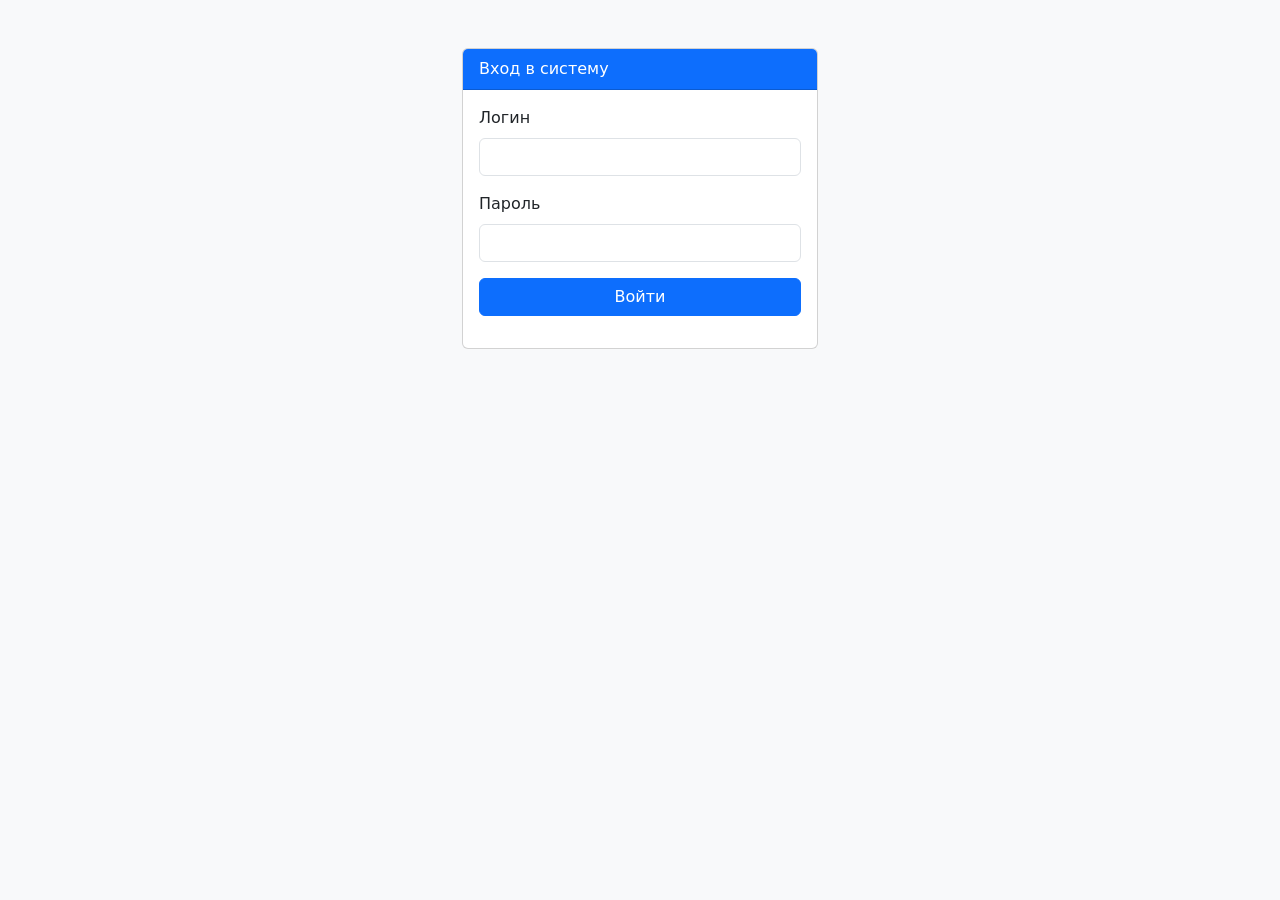
<file: index.html>
﻿<!DOCTYPE html>
<html lang="ru">
<head>
    <meta charset="UTF-8">
    <meta name="viewport" content="width=device-width, initial-scale=1.0">
    <title>ЭОР: Введение в специальность 09.02.01</title>
    <!-- Подключаем Bootstrap CSS -->
    <link href="https://cdn.jsdelivr.net/npm/bootstrap@5.3.0/dist/css/bootstrap.min.css" rel="stylesheet">
    <!-- Подключаем FontAwesome для иконок -->
    <link rel="stylesheet" href="https://cdnjs.cloudflare.com/ajax/libs/font-awesome/6.0.0/css/all.min.css">
    <!-- Свои стили -->
    <link rel="stylesheet" href="css/style.css">
</head>
<body>
    <!-- Подключаем auth.js и сразу проверяем авторизацию -->
    <script src="js/auth.js"></script>
    <script>
        requireAuth();   // если пользователь не вошёл — перебросит на login.html
    </script>
    <!-- Навигационная панель -->
    <nav class="navbar navbar-expand-lg navbar-dark bg-primary">
        <div class="container">
            <a class="navbar-brand" href="index.html">
                <i class="fas fa-laptop-code me-2"></i>Введение в специальность
            </a>
            <button class="navbar-toggler" type="button" data-bs-toggle="collapse" data-bs-target="#navbarNav">
                <span class="navbar-toggler-icon"></span>
            </button>
            <div class="collapse navbar-collapse" id="navbarNav">
                <ul class="navbar-nav ms-auto">
                    <li class="nav-item"><a class="nav-link" href="pages/module1.html">Модуль 1</a></li>
                    <li class="nav-item"><a class="nav-link" href="pages/module2.html">Модуль 2</a></li>
                    <li class="nav-item"><a class="nav-link" href="pages/module3.html">Модуль 3</a></li>
                    <li class="nav-item"><a class="nav-link" href="pages/module4.html">Модуль 4</a></li>
                    <li class="nav-item"><a class="nav-link" href="pages/final-test.html">Итоговый тест</a></li>
                </ul>
            </div>
        </div>
    </nav>

    <!-- Основной контент -->
    <div class="container mt-5">
        <div class="row">
            <div class="col-lg-8 mx-auto text-center">
                <h1 class="display-4">Добро пожаловать!</h1>
                <p class="lead">Электронный образовательный ресурс по дисциплине «Введение в специальность» для специальности 09.02.01 «Компьютерные системы и комплексы».</p>
                <hr class="my-4">
                <p>Ресурс включает интерактивные модули, виртуальные лаборатории, тесты и кейсы для освоения профессиональных компетенций.</p>
                <a class="btn btn-primary btn-lg mt-3" href="pages/module1.html" role="button">
                    <i class="fas fa-play me-2"></i>Начать обучение
                </a>
            </div>
        </div>

         <!-- Блок с визуальным дашбордом -->
        <div class="row mt-5">
            <div class="col-md-8 mx-auto">
                <div class="card shadow-sm border-0">
                    <div class="card-header bg-primary text-white fw-bold">
                        <i class="fas fa-chart-pie me-2"></i>Дашборд студента
                    </div>
                    <div class="card-body text-center py-4">
                        
                        <!-- Контейнер для диаграммы с аватаром -->
                        <div class="position-relative mx-auto mb-3" style="width: 220px; height: 220px;">
                            <!-- Сама диаграмма (Chart.js) -->
                            <canvas id="progressChart"></canvas>
                            
                            <!-- Аватар в центре -->
                            <div class="position-absolute top-50 start-50 translate-middle">
                                <!-- Замените ссылку ниже на путь к своей фотографии, если нужно -->
                                <img src="https://ui-avatars.com/api/?name=Студент&background=0D6EFD&color=fff&size=128" 
                                     alt="Аватар студента" 
                                     class="rounded-circle border border-4 border-white shadow-sm" 
                                     style="width: 110px; height: 110px; object-fit: cover;">
                            </div>
                        </div>

                        <!-- Текст под диаграммой -->
                        <h5 class="fw-bold mb-1">Прогресс обучения</h5>
                        <p class="text-muted mb-0">Пройдено модулей: <strong id="modules-completed" class="text-success fs-5">0</strong> из 4</p>
                    </div>
                </div>
            </div>
        </div>

    <!-- Подвал -->
    <footer class="bg-dark text-white text-center py-3 mt-5">
        <p class="mb-0">© 2026 ГБУ ДПО «КРИРПО» им. А.М. Тулеева. Конкурс «Лучший электронный образовательный ресурс».</p>
    </footer>

    <!-- Подключаем Bootstrap JS -->
    <script src="https://cdn.jsdelivr.net/npm/bootstrap@5.3.0/dist/js/bootstrap.bundle.min.js"></script>
    <!-- Свои скрипты -->
    <script src="js/progress.js"></script>
    <script>
        // При загрузке страницы обновляем прогресс
        document.addEventListener('DOMContentLoaded', updateProgressBar);
    </script>
</body>
</html>
</file>
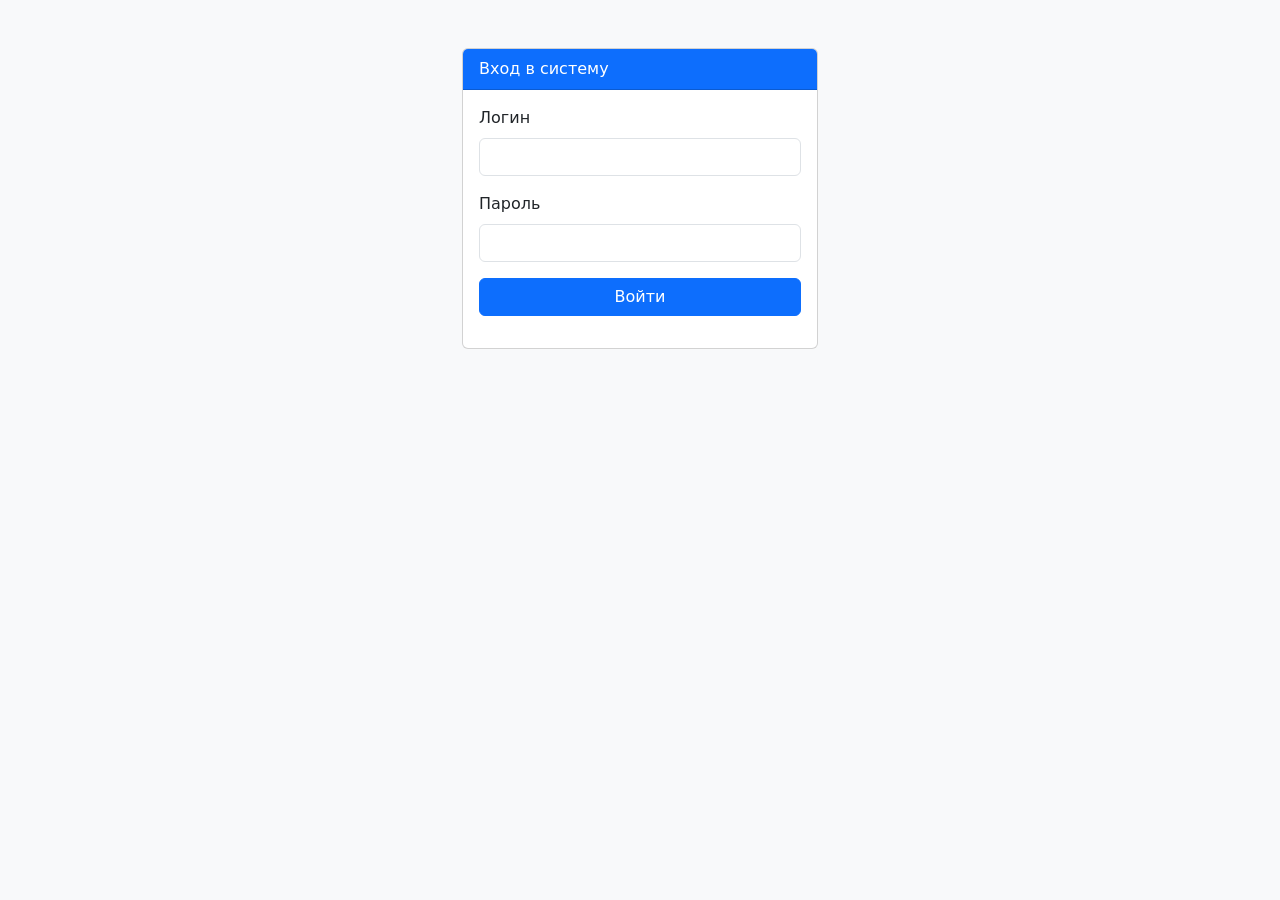
<file: login.html>
﻿<!DOCTYPE html>
<html lang="ru">
<head>
    <meta charset="UTF-8">
    <title>Вход в ЭОР</title>
    <link href="https://cdn.jsdelivr.net/npm/bootstrap@5.3.0/dist/css/bootstrap.min.css" rel="stylesheet">
</head>
<body class="bg-light">
    <div class="container mt-5">
        <div class="row justify-content-center">
            <div class="col-md-4">
                <div class="card">
                    <div class="card-header bg-primary text-white">Вход в систему</div>
                    <div class="card-body">
                        <form onsubmit="return checkLogin(event)">
                            <div class="mb-3">
                                <label for="login" class="form-label">Логин</label>
                                <input type="text" class="form-control" id="login" required>
                            </div>
                            <div class="mb-3">
                                <label for="password" class="form-label">Пароль</label>
                                <input type="password" class="form-control" id="password" required>
                            </div>
                            <button type="submit" class="btn btn-primary w-100">Войти</button>
                        </form>
                        <p id="error-msg" class="text-danger mt-2"></p>
                    </div>
                </div>
            </div>
        </div>
    </div>

    <script src="js/auth.js"></script>
</body>
</html>
</file>
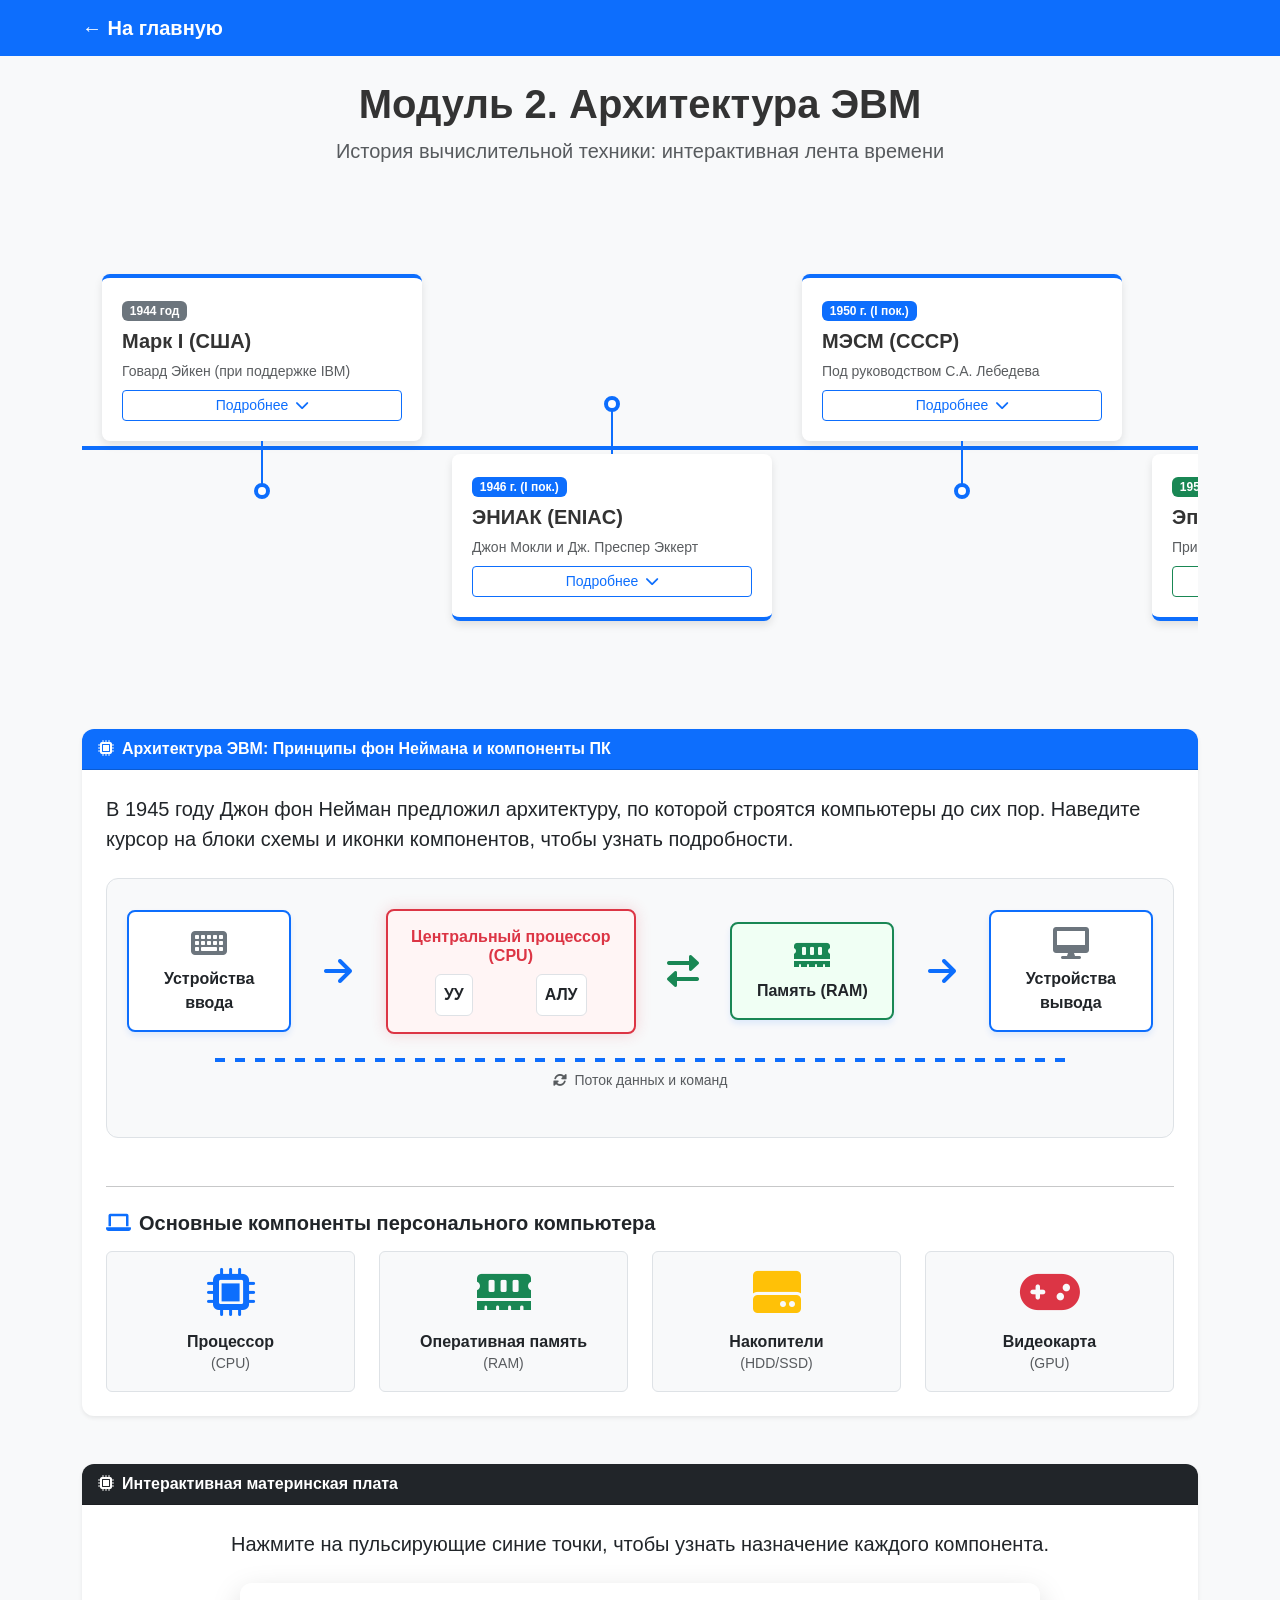
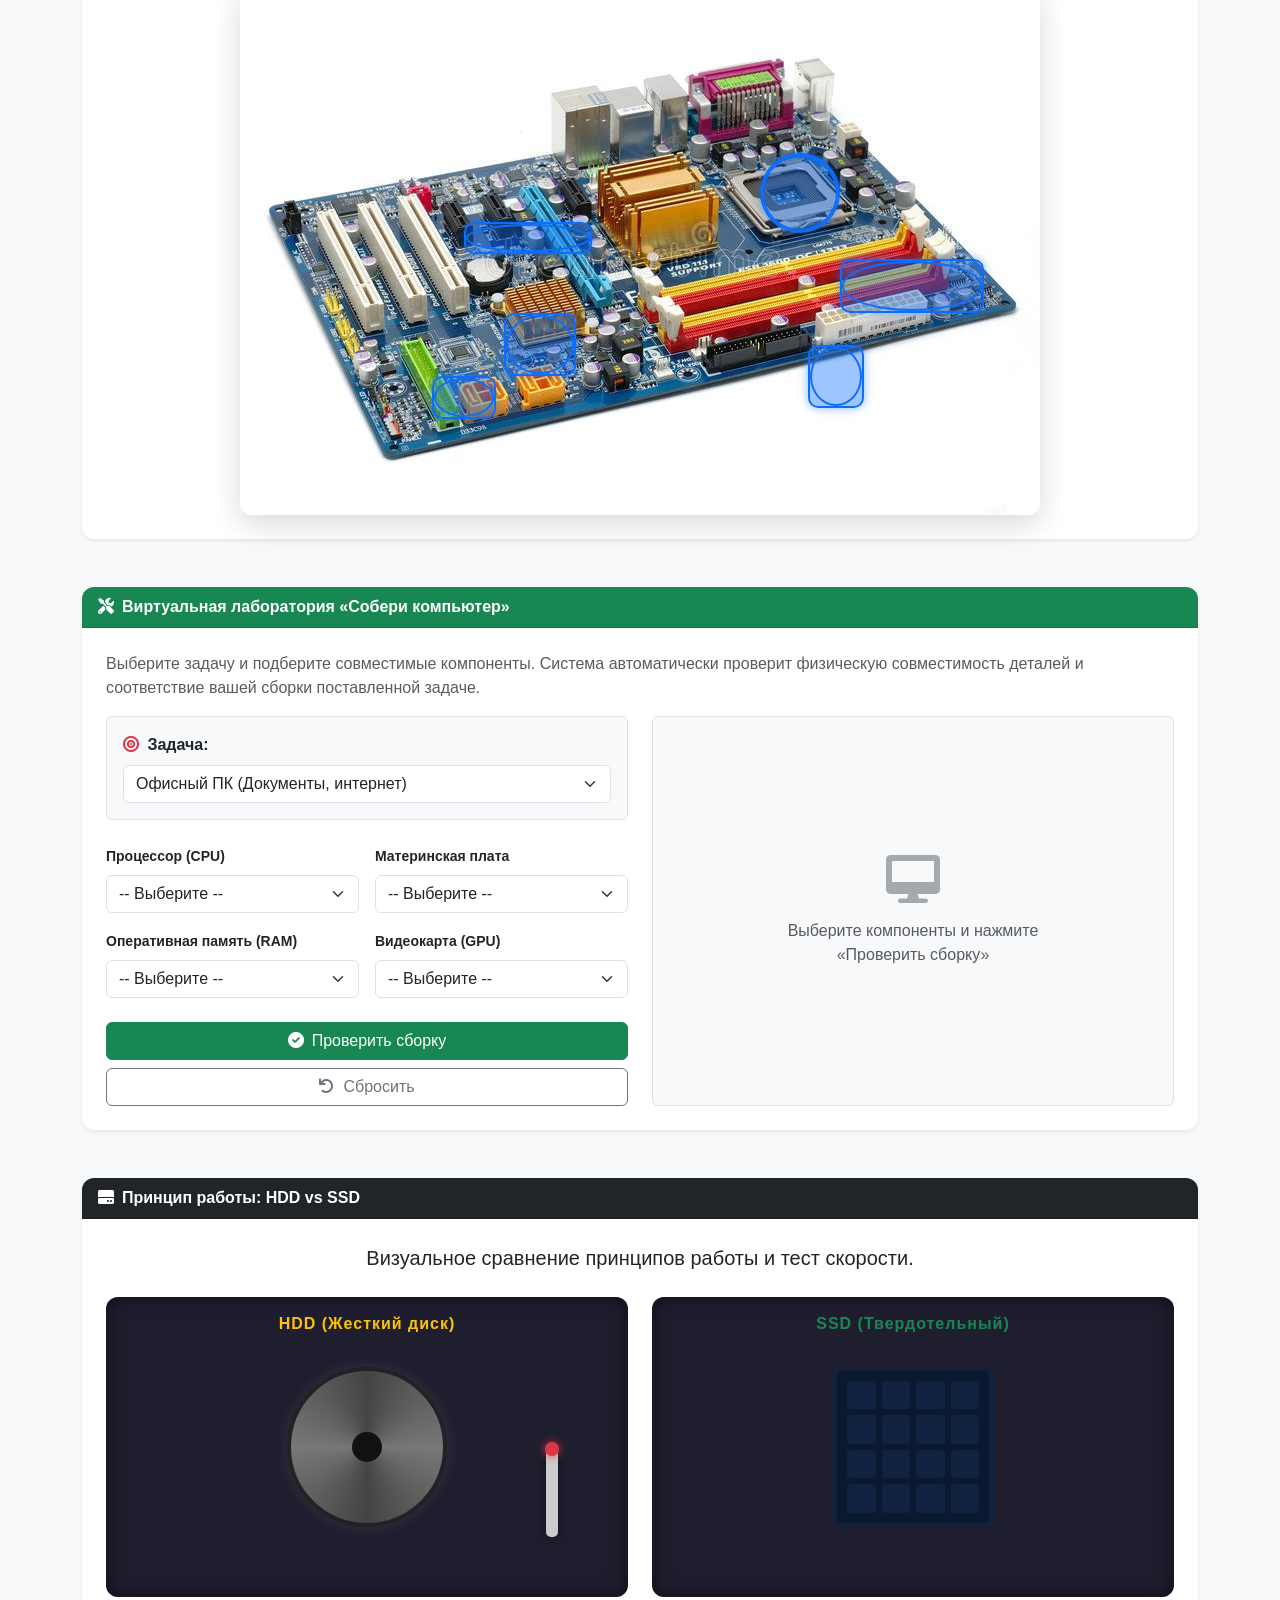
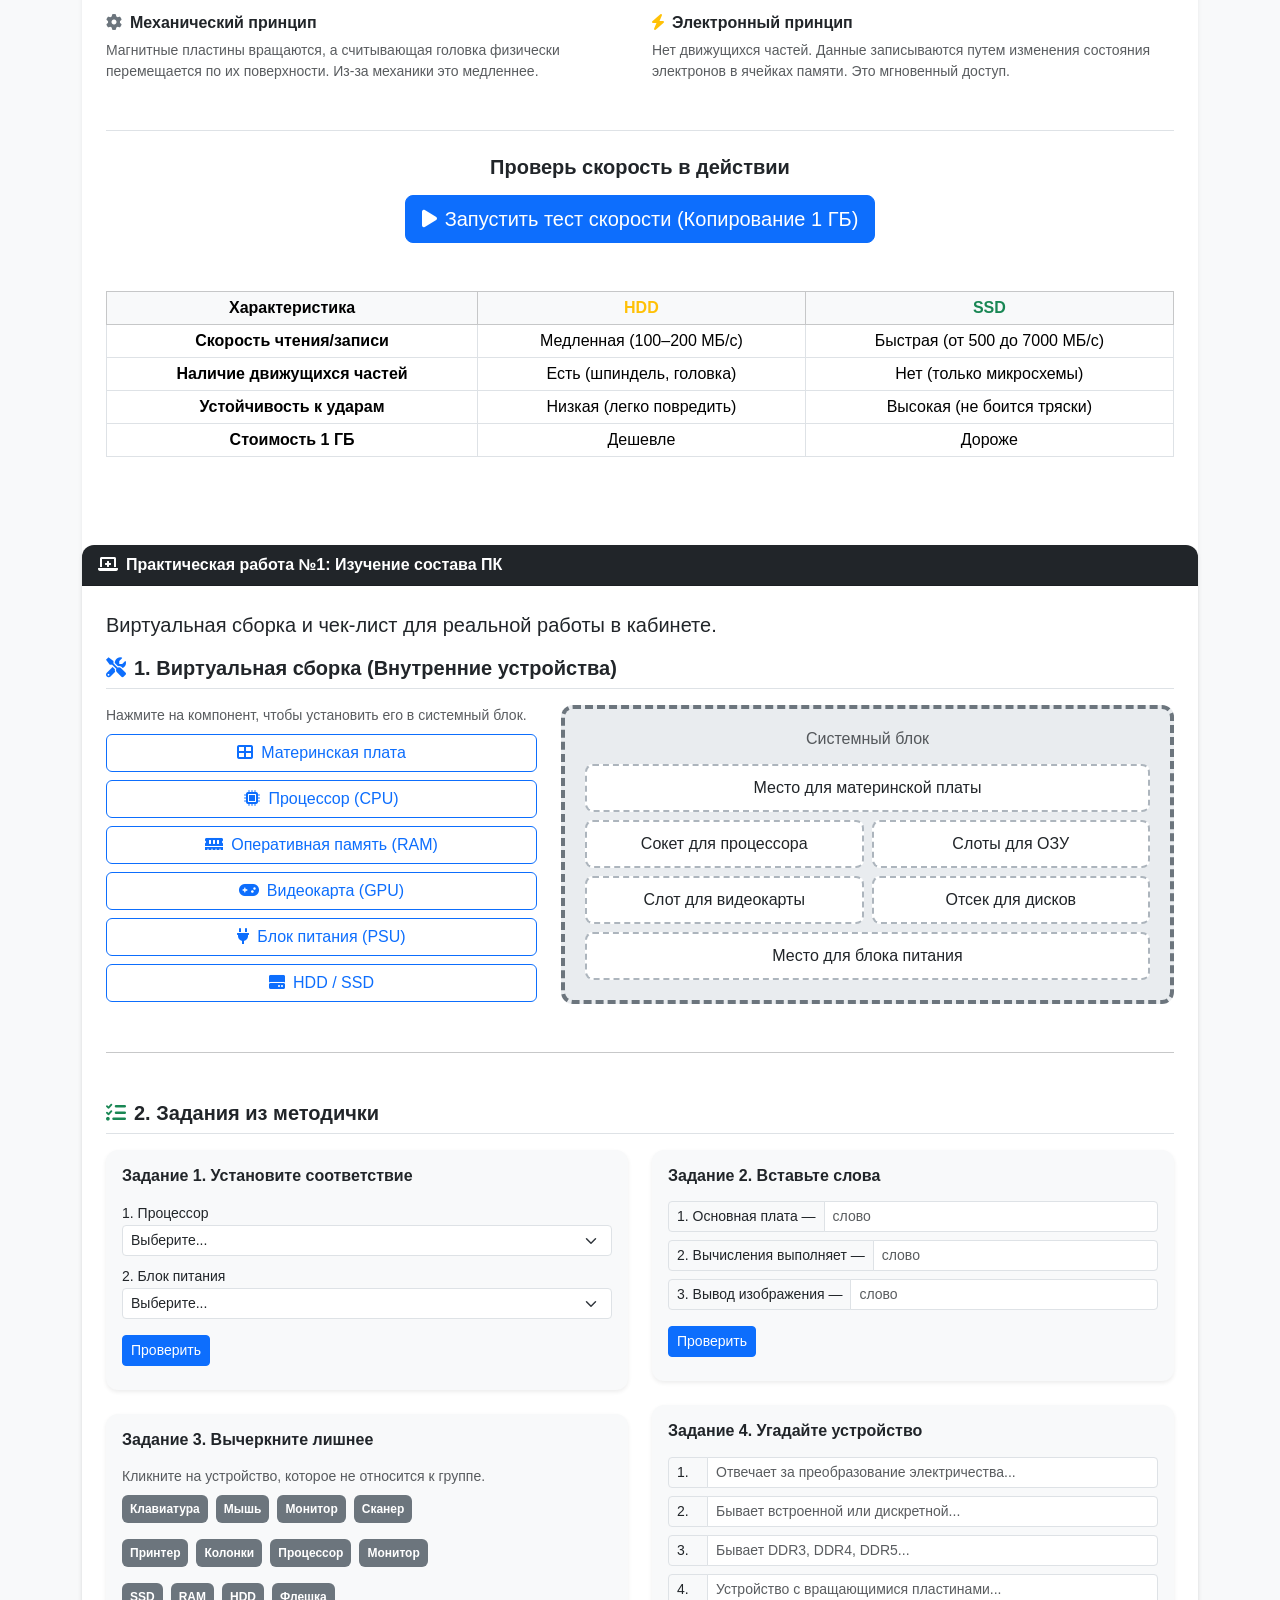
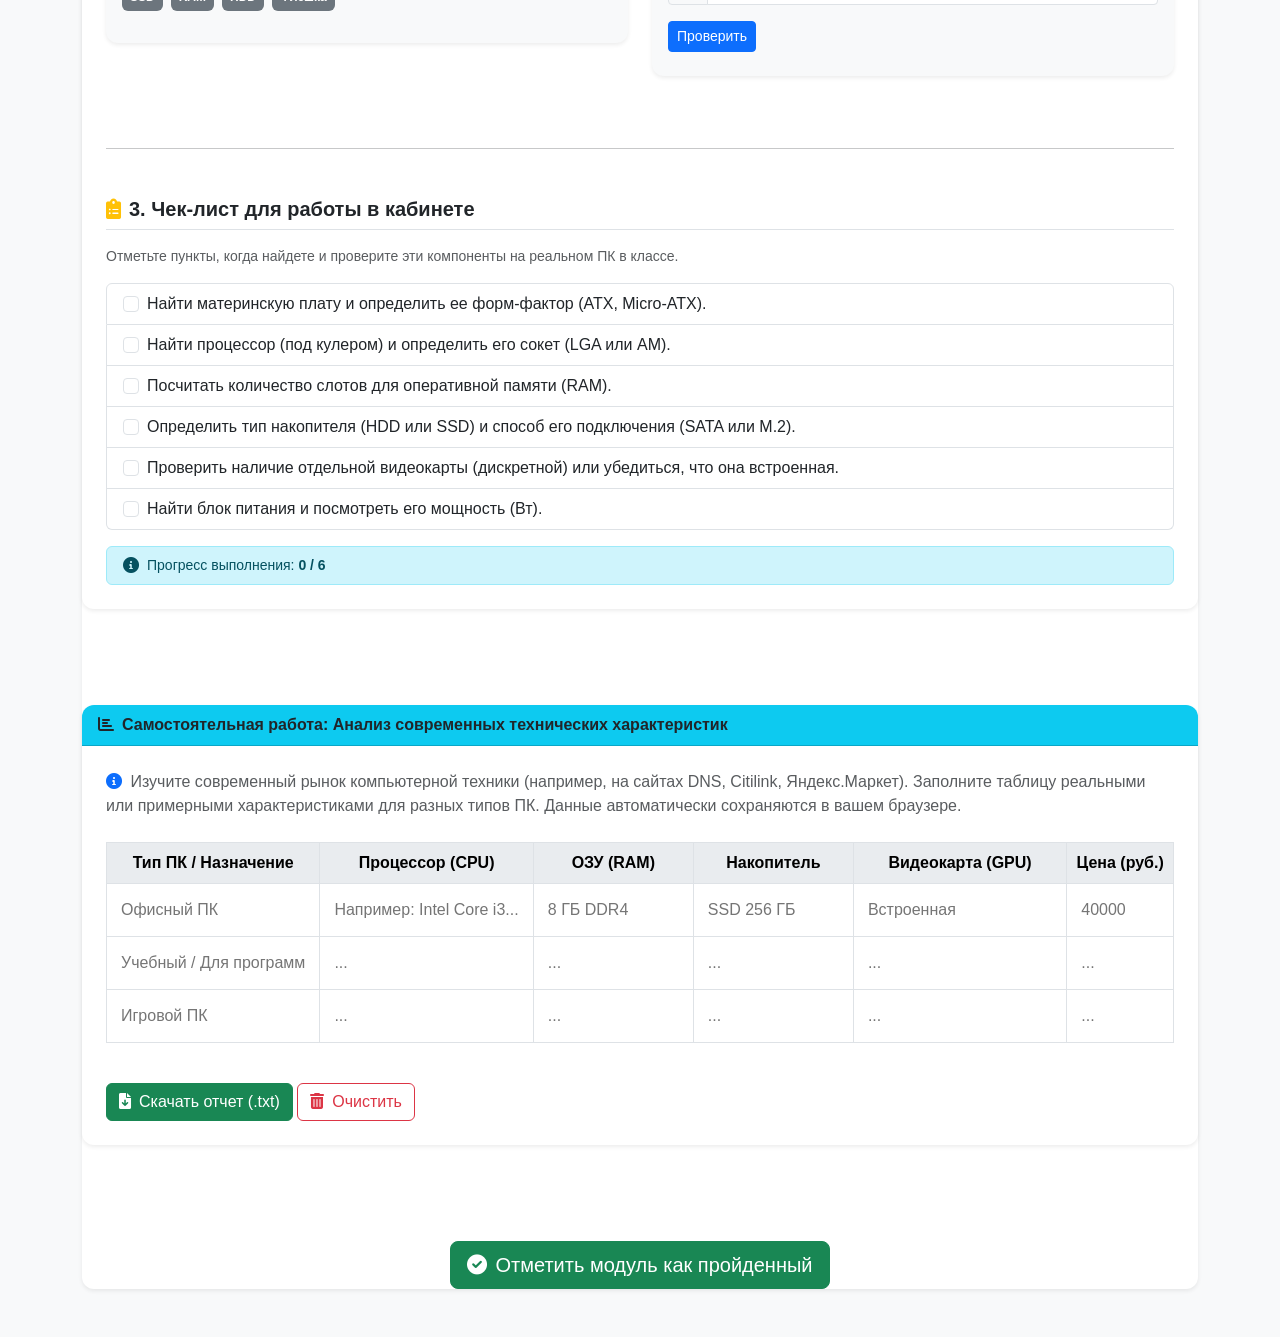
<file: pages/module2.html>
﻿<!DOCTYPE html>
<html lang="ru">
<head>
    <meta charset="UTF-8">
    <meta name="viewport" content="width=device-width, initial-scale=1.0">
    <title>Модуль 2. Архитектура ЭВМ</title>
    
    <!-- Bootstrap CSS -->
    <link href="https://cdn.jsdelivr.net/npm/bootstrap@5.3.0/dist/css/bootstrap.min.css" rel="stylesheet">
    <!-- FontAwesome -->
    <link rel="stylesheet" href="https://cdnjs.cloudflare.com/ajax/libs/font-awesome/6.0.0/css/all.min.css">
    <!-- Ваши стили -->
    <link rel="stylesheet" href="../css/style.css">
</head>
<body class="bg-light">

    <!-- Навигация -->
    <nav class="navbar navbar-dark bg-primary mb-4">
        <div class="container">
            <a class="navbar-brand" href="../index.html">← На главную</a>
        </div>
    </nav>

    <div class="container mb-5">
        <div class="text-center mb-5">
            <h1 class="fw-bold">Модуль 2. Архитектура ЭВМ</h1>
            <p class="lead text-muted">История вычислительной техники: интерактивная лента времени</p>
        </div>

                <!-- НАЧАЛО ГОРИЗОНТАЛЬНОЙ ЛЕНТЫ ВРЕМЕНИ -->
        <div class="h-timeline-wrapper">
            
            <!-- 1944: Марк I -->
            <div class="h-timeline-card">
                <span class="badge bg-secondary mb-2">1944 год</span>
                <h5 class="fw-bold">Марк I (США)</h5>
                <p class="mb-2 text-muted small">Говард Эйкен (при поддержке IBM)</p>
                <button class="btn btn-sm btn-outline-primary w-100" type="button" data-bs-toggle="collapse" data-bs-target="#time1">
                    Подробнее <i class="fas fa-chevron-down ms-1"></i>
                </button>
                <div class="collapse mt-3" id="time1">
                    <div class="card card-body bg-light border-0 p-2">
                        <ul class="mb-0 small">
                            <li><strong>База:</strong> Электромеханические реле.</li>
                            <li>Более 600 км кабеля.</li>
                            <li>Одно вычисление — 3–5 секунд.</li>
                        </ul>
                    </div>
                </div>
            </div>

            <!-- 1946: ЭНИАК -->
            <div class="h-timeline-card">
                <span class="badge bg-primary mb-2">1946 г. (I пок.)</span>
                <h5 class="fw-bold">ЭНИАК (ENIAC)</h5>
                <p class="mb-2 text-muted small">Джон Мокли и Дж. Преспер Эккерт</p>
                <button class="btn btn-sm btn-outline-primary w-100" type="button" data-bs-toggle="collapse" data-bs-target="#time2">
                    Подробнее <i class="fas fa-chevron-down ms-1"></i>
                </button>
                <div class="collapse mt-3" id="time2">
                    <div class="card card-body bg-light border-0 p-2">
                        <ul class="mb-0 small">
                            <li><strong>База:</strong> Вакуумные лампы.</li>
                            <li>18 000 ламп, 160 кВт энергии.</li>
                            <li>Скорость в 1000 раз выше «Марк I».</li>
                        </ul>
                    </div>
                </div>
            </div>

            <!-- 1950: МЭСМ -->
            <div class="h-timeline-card">
                <span class="badge bg-primary mb-2">1950 г. (I пок.)</span>
                <h5 class="fw-bold">МЭСМ (СССР)</h5>
                <p class="mb-2 text-muted small">Под руководством С.А. Лебедева</p>
                <button class="btn btn-sm btn-outline-primary w-100" type="button" data-bs-toggle="collapse" data-bs-target="#time3">
                    Подробнее <i class="fas fa-chevron-down ms-1"></i>
                </button>
                <div class="collapse mt-3" id="time3">
                    <div class="card card-body bg-light border-0 p-2">
                        <ul class="mb-0 small">
                            <li>Первая отечественная универсальная ЭВМ.</li>
                            <li>Быстродействие: 50 операций в секунду.</li>
                        </ul>
                    </div>
                </div>
            </div>

            <!-- 1955-1965: II поколение -->
            <div class="h-timeline-card">
                <span class="badge bg-success mb-2">1955–1965 гг. (II)</span>
                <h5 class="fw-bold">Эпоха транзисторов</h5>
                <p class="mb-2 text-muted small">Пример: БЭСМ-6 (СССР)</p>
                <button class="btn btn-sm btn-outline-success w-100" type="button" data-bs-toggle="collapse" data-bs-target="#time4">
                    Подробнее <i class="fas fa-chevron-down ms-1"></i>
                </button>
                <div class="collapse mt-3" id="time4">
                    <div class="card card-body bg-light border-0 p-2">
                        <ul class="mb-0 small">
                            <li><strong>База:</strong> Транзисторы.</li>
                            <li>Размеры уменьшились, надежность выросла.</li>
                            <li>Языки: Фортран, Алгол.</li>
                        </ul>
                    </div>
                </div>
            </div>

            <!-- 1964: IBM System/360 -->
            <div class="h-timeline-card">
                <span class="badge bg-warning text-dark mb-2">1964 г. (III)</span>
                <h5 class="fw-bold">IBM System/360</h5>
                <p class="mb-2 text-muted small">Начало эпохи интегральных схем</p>
                <button class="btn btn-sm btn-outline-warning text-dark w-100" type="button" data-bs-toggle="collapse" data-bs-target="#time5">
                    Подробнее <i class="fas fa-chevron-down ms-1"></i>
                </button>
                <div class="collapse mt-3" id="time5">
                    <div class="card card-body bg-light border-0 p-2">
                        <ul class="mb-0 small">
                            <li><strong>База:</strong> Интегральные схемы.</li>
                            <li>Различие между архитектурой и реализацией.</li>
                            <li>Технология микрокода.</li>
                        </ul>
                    </div>
                </div>
            </div>

            <!-- 1981: IBM PC -->
            <div class="h-timeline-card">
                <span class="badge bg-danger mb-2">1981 г. (IV)</span>
                <h5 class="fw-bold">IBM PC</h5>
                <p class="mb-2 text-muted small">Революция персональных компьютеров</p>
                <button class="btn btn-sm btn-outline-danger w-100" type="button" data-bs-toggle="collapse" data-bs-target="#time6">
                    Подробнее <i class="fas fa-chevron-down ms-1"></i>
                </button>
                <div class="collapse mt-3" id="time6">
                    <div class="card card-body bg-light border-0 p-2">
                        <ul class="mb-0 small">
                            <li><strong>База:</strong> Микропроцессоры.</li>
                            <li>Процессор i8088, дисководы 5 1/4 дюйма.</li>
                            <li>Примеры: Apple II, Macintosh.</li>
                        </ul>
                    </div>
                </div>
            </div>

            <!-- 1990-настоящее время: V поколение -->
            <div class="h-timeline-card">
                <span class="badge bg-info text-dark mb-2">1990-е – наст. время (V)</span>
                <h5 class="fw-bold">Эра СБИС и ИИ</h5>
                <p class="mb-2 text-muted small">Современные ПК и смартфоны</p>
                <button class="btn btn-sm btn-outline-info text-dark w-100" type="button" data-bs-toggle="collapse" data-bs-target="#time7">
                    Подробнее <i class="fas fa-chevron-down ms-1"></i>
                </button>
                <div class="collapse mt-3" id="time7">
                    <div class="card card-body bg-light border-0 p-2">
                        <ul class="mb-0 small">
                            <li><strong>База:</strong> СБИС, многоядерные CPU.</li>
                            <li>Развитие Интернета и ИИ.</li>
                            <li>«Интеллектуализация» компьютеров.</li>
                        </ul>
                    </div>
                </div>
            </div>

        </div>
        <!-- КОНЕЦ ГОРИЗОНТАЛЬНОЙ ЛЕНТЫ ВРЕМЕНИ -->
               <!-- Блок: Принципы фон Неймана и Архитектура -->
        <div class="card mb-5 shadow-sm border-0 mt-5">
            <div class="card-header bg-primary text-white fw-bold">
                <i class="fas fa-microchip me-2"></i>Архитектура ЭВМ: Принципы фон Неймана и компоненты ПК
            </div>
            <div class="card-body p-4">
                
                <p class="lead mb-4">В 1945 году Джон фон Нейман предложил архитектуру, по которой строятся компьютеры до сих пор. Наведите курсор на блоки схемы и иконки компонентов, чтобы узнать подробности.</p>

                <!-- Анимированная схема -->
                <div class="arch-wrapper mb-5">
                    <div class="row align-items-center justify-content-center text-center g-2">
                        
                        <!-- Устройства ввода -->
                        <div class="col-6 col-md-2">
                            <div class="arch-box" data-bs-toggle="tooltip" title="Клавиатура, мышь, микрофон, сканер">
                                <i class="fas fa-keyboard fa-2x mb-2 text-secondary"></i><br>
                                Устройства ввода
                            </div>
                        </div>

                        <div class="col-6 col-md-1 d-flex justify-content-center">
                            <i class="fas fa-arrow-right fa-2x text-primary"></i>
                        </div>

                        <!-- Процессор (УУ + АЛУ) -->
                        <div class="col-12 col-md-3">
                            <div class="arch-box cpu p-3">
                                <h6 class="fw-bold text-danger mb-2">Центральный процессор (CPU)</h6>
                                <div class="d-flex justify-content-around">
                                    <div class="p-2 border rounded bg-white" data-bs-toggle="tooltip" title="Устройство управления: руководит работой всех блоков">
                                        УУ
                                    </div>
                                    <div class="p-2 border rounded bg-white" data-bs-toggle="tooltip" title="Арифметико-логическое устройство: выполняет вычисления">
                                        АЛУ
                                    </div>
                                </div>
                            </div>
                        </div>

                        <div class="col-6 col-md-1 d-flex justify-content-center">
                            <i class="fas fa-exchange-alt fa-2x text-success"></i>
                        </div>

                        <!-- Память -->
                        <div class="col-6 col-md-2">
                            <div class="arch-box memory" data-bs-toggle="tooltip" title="Оперативная память (RAM) хранит данные и программы во время работы">
                                <i class="fas fa-memory fa-2x mb-2 text-success"></i><br>
                                Память (RAM)
                            </div>
                        </div>
                        
                        <div class="col-6 col-md-1 d-flex justify-content-center">
                            <i class="fas fa-arrow-right fa-2x text-primary"></i>
                        </div>

                        <!-- Устройства вывода -->
                        <div class="col-6 col-md-2">
                            <div class="arch-box" data-bs-toggle="tooltip" title="Монитор, принтер, колонки">
                                <i class="fas fa-desktop fa-2x mb-2 text-secondary"></i><br>
                                Устройства вывода
                            </div>
                        </div>

                    </div>
                    
                    <!-- Анимированная линия потока данных -->
                    <div class="row mt-4">
                        <div class="col-10 mx-auto">
                            <div class="data-line"></div>
                            <p class="text-center text-muted small mt-2"><i class="fas fa-sync-alt fa-spin me-1"></i> Поток данных и команд</p>
                        </div>
                    </div>
                </div>

                <hr class="my-4">

                <!-- Основные компоненты ПК -->
                <h5 class="fw-bold mb-3"><i class="fas fa-laptop text-primary me-2"></i>Основные компоненты персонального компьютера</h5>
                <div class="row text-center g-4">
                    <div class="col-md-3 col-6">
                        <div class="p-3 border rounded bg-light h-100">
                            <i class="fas fa-microchip fa-3x text-primary pc-component mb-3" data-bs-toggle="tooltip" title="«Мозг» компьютера. Выполняет вычисления и управляет другими компонентами."></i>
                            <h6 class="fw-bold mb-0">Процессор</h6>
                            <small class="text-muted">(CPU)</small>
                        </div>
                    </div>
                    <div class="col-md-3 col-6">
                        <div class="p-3 border rounded bg-light h-100">
                            <i class="fas fa-memory fa-3x text-success pc-component mb-3" data-bs-toggle="tooltip" title="Временное хранилище. Быстрая, но «летучая» — при выключении данные теряются."></i>
                            <h6 class="fw-bold mb-0">Оперативная память</h6>
                            <small class="text-muted">(RAM)</small>
                        </div>
                    </div>
                    <div class="col-md-3 col-6">
                        <div class="p-3 border rounded bg-light h-100">
                            <i class="fas fa-hdd fa-3x text-warning pc-component mb-3" data-bs-toggle="tooltip" title="Постоянная память (HDD/SSD). Хранит данные и программы постоянно."></i>
                            <h6 class="fw-bold mb-0">Накопители</h6>
                            <small class="text-muted">(HDD/SSD)</small>
                        </div>
                    </div>
                    <div class="col-md-3 col-6">
                        <div class="p-3 border rounded bg-light h-100">
                            <i class="fas fa-gamepad fa-3x text-danger pc-component mb-3" data-bs-toggle="tooltip" title="Видеокарта (GPU). Отвечает за обработку графики (игры, 3D-моделирование)."></i>
                            <h6 class="fw-bold mb-0">Видеокарта</h6>
                            <small class="text-muted">(GPU)</small>
                        </div>
                    </div>
                </div>

            </div>
        </div> 
                <!-- ==========================================
             ИНТЕРАКТИВНАЯ МАТЕРИНСКАЯ ПЛАТА (HOTSPOTS)
             ========================================== -->
        <div class="card mb-5 shadow-sm border-0 mt-5">
            <div class="card-header bg-dark text-white fw-bold">
                <i class="fas fa-microchip me-2"></i>Интерактивная материнская плата
            </div>
            <div class="card-body p-4 text-center">
                <p class="lead mb-4">Нажмите на пульсирующие синие точки, чтобы узнать назначение каждого компонента.</p>
                
                <!-- Контейнер для картинки -->
                <div class="mobo-container">
                    <!-- Укажите правильный путь к вашей картинке -->
                    <img src="../images/motherboard.jpg" alt="Материнская плата" class="mobo-image">
                    
                    <!-- 1. Сокет процессора -->
                    <div class="hotspot" style="top: 32%; left: 65%; width: 10%; height: 15%;" 
                         data-bs-toggle="modal" data-bs-target="#modal-cpu" title="Процессорный сокет">
                         <i class="fas fa-microchip"></i>
                    </div>

                    <!-- 2. Слоты оперативной памяти (RAM) -->
                    <div class="hotspot" style="top: 52%; left: 75%; width: 18%; height: 10%; border-radius: 10px;" 
                         data-bs-toggle="modal" data-bs-target="#modal-ram" title="Слоты ОЗУ">
                         <i class="fas fa-memory"></i>
                    </div>

                    <!-- 3. Слоты PCIe (Видеокарта и др.) -->
                    <div class="hotspot" style="top: 45%; left: 28%; width: 16%; height: 6%; border-radius: 10px;" 
                         data-bs-toggle="modal" data-bs-target="#modal-pcie" title="Слоты расширения PCIe">
                         <i class="fas fa-plug"></i>
                    </div>

                    <!-- 4. Чипсет (Радиатор охлаждения) -->
                    <div class="hotspot" style="top: 62%; left: 33%; width: 9%; height: 12%; border-radius: 10px;" 
                         data-bs-toggle="modal" data-bs-target="#modal-chipset" title="Чипсет">
                         <i class="fas fa-server"></i>
                    </div>

                    <!-- 5. Разъемы SATA -->
                    <div class="hotspot" style="top: 74%; left: 24%; width: 8%; height: 8%; border-radius: 10px;" 
                         data-bs-toggle="modal" data-bs-target="#modal-sata" title="SATA разъемы">
                         <i class="fas fa-hdd"></i>
                    </div>
                    
                    <!-- 6. Разъем питания ATX (24-pin) -->
                    <div class="hotspot" style="top: 68%; left: 71%; width: 7%; height: 12%; border-radius: 10px;" 
                         data-bs-toggle="modal" data-bs-target="#modal-power" title="Питание ATX">
                         <i class="fas fa-bolt"></i>
                    </div>
                </div>
            </div>
        </div>

        <!-- МОДАЛЬНЫЕ ОКНА ДЛЯ КОМПОНЕНТОВ -->
        
        <!-- Модалка: Процессор -->
        <div class="modal fade" id="modal-cpu" tabindex="-1">
            <div class="modal-dialog modal-dialog-centered">
                <div class="modal-content">
                    <div class="modal-header bg-primary text-white">
                        <h5 class="modal-title"><i class="fas fa-microchip me-2"></i>Сокет процессора</h5>
                        <button type="button" class="btn-close btn-close-white" data-bs-dismiss="modal"></button>
                    </div>
                    <div class="modal-body">
                        <p>Это специальное гнездо для установки центрального процессора (CPU).</p>
                        <ul>
                            <li><strong>Типы сокетов:</strong> У Intel это LGA (ножки в сокете), у AMD — AM4/AM5 (ножки на процессоре).</li>
                            <li><strong>Совместимость:</strong> Процессор подходит только к тому сокету, для которого он выпущен.</li>
                            <li><strong>Особенность:</strong> Установка требует осторожности, чтобы не погнуть контакты.</li>
                        </ul>
                    </div>
                </div>
            </div>
        </div>

        <!-- Модалка: ОЗУ -->
        <div class="modal fade" id="modal-ram" tabindex="-1">
            <div class="modal-dialog modal-dialog-centered">
                <div class="modal-content">
                    <div class="modal-header bg-success text-white">
                        <h5 class="modal-title"><i class="fas fa-memory me-2"></i>Слоты оперативной памяти (RAM)</h5>
                        <button type="button" class="btn-close btn-close-white" data-bs-dismiss="modal"></button>
                    </div>
                    <div class="modal-body">
                        <p>Разъемы для установки модулей оперативной памяти.</p>
                        <ul>
                            <li><strong>Цветовое кодирование:</strong> Слоты окрашены в разные цвета (например, 2 черных и 2 красных). Чтобы включить двухканальный режим (удвоить скорость), планки ставят в слоты одного цвета.</li>
                            <li><strong>Тип памяти:</strong> Слоты DDR4 несовместимы с планками DDR5 (ключ-замок находится в другом месте).</li>
                        </ul>
                    </div>
                </div>
            </div>
        </div>

        <!-- Модалка: PCIe -->
        <div class="modal fade" id="modal-pcie" tabindex="-1">
            <div class="modal-dialog modal-dialog-centered">
                <div class="modal-content">
                    <div class="modal-header bg-warning text-dark">
                        <h5 class="modal-title"><i class="fas fa-plug me-2"></i>Слоты расширения PCIe</h5>
                        <button type="button" class="btn-close" data-bs-dismiss="modal"></button>
                    </div>
                    <div class="modal-body">
                        <p>Служат для подключения плат расширения.</p>
                        <ul>
                            <li><strong>Самый длинный слот (PCIe x16):</strong> Используется для установки дискретной видеокарты.</li>
                            <li><strong>Короткие слоты (PCIe x1):</strong> Для звуковых карт, Wi-Fi адаптеров, плат видеозахвата.</li>
                            <li><strong>Версии:</strong> PCIe 3.0, 4.0, 5.0 отличаются скоростью передачи данных.</li>
                        </ul>
                    </div>
                </div>
            </div>
        </div>

        <!-- Модалка: Чипсет -->
        <div class="modal fade" id="modal-chipset" tabindex="-1">
            <div class="modal-dialog modal-dialog-centered">
                <div class="modal-content">
                    <div class="modal-header bg-secondary text-white">
                        <h5 class="modal-title"><i class="fas fa-server me-2"></i>Чипсет (Набор микросхем)</h5>
                        <button type="button" class="btn-close btn-close-white" data-bs-dismiss="modal"></button>
                    </div>
                    <div class="modal-body">
                        <p>«Диспетчер» материнской платы, который управляет обменом данными между процессором и периферийными устройствами (дисками, USB, сетью).</p>
                        <ul>
                            <li>Часто скрыт под большим радиатором (в данном случае золотым).</li>
                            <li>Определяет возможности платы: сколько портов USB, сколько дисков можно подключить, можно ли разгонять процессор.</li>
                        </ul>
                    </div>
                </div>
            </div>
        </div>

        <!-- Модалка: SATA -->
        <div class="modal fade" id="modal-sata" tabindex="-1">
            <div class="modal-dialog modal-dialog-centered">
                <div class="modal-content">
                    <div class="modal-header bg-danger text-white">
                        <h5 class="modal-title"><i class="fas fa-hdd me-2"></i>Разъемы SATA</h5>
                        <button type="button" class="btn-close btn-close-white" data-bs-dismiss="modal"></button>
                    </div>
                    <div class="modal-body">
                        <p>Порты для подключения жестких дисков (HDD), SSD-накопителей формата 2.5" и дисководов.</p>
                        <ul>
                            <li>Обычно имеют красный или черный цвет.</li>
                            <li>Современные скоростные SSD (формата M.2) вставляются прямо в плату и не требуют таких кабелей.</li>
                        </ul>
                    </div>
                </div>
            </div>
        </div>

        <!-- Модалка: Питание -->
        <div class="modal fade" id="modal-power" tabindex="-1">
            <div class="modal-dialog modal-dialog-centered">
                <div class="modal-content">
                    <div class="modal-header bg-dark text-white">
                        <h5 class="modal-title"><i class="fas fa-bolt me-2"></i>Разъем питания ATX (24-pin)</h5>
                        <button type="button" class="btn-close btn-close-white" data-bs-dismiss="modal"></button>
                    </div>
                    <div class="modal-body">
                        <p>Главный разъем, через который блок питания подает электричество на материнскую плату.</p>
                        <ul>
                            <li>Самый широкий кабель в системном блоке (24 контакта).</li>
                            <li>Питает процессор (через дополнительные 4/8-pin разъемы), память и слоты расширения.</li>
                        </ul>
                    </div>
                </div>
            </div>
        </div>

        <!-- Блок: Виртуальная лаборатория «Собери компьютер» -->
        <div class="card mb-5 shadow-sm border-0 mt-5">
            <div class="card-header bg-success text-white fw-bold">
                <i class="fas fa-tools me-2"></i>Виртуальная лаборатория «Собери компьютер»
            </div>
            <div class="card-body p-4">
                <p class="text-muted">Выберите задачу и подберите совместимые компоненты. Система автоматически проверит физическую совместимость деталей и соответствие вашей сборки поставленной задаче.</p>
                
                <div class="row g-4">
                    <!-- Левая колонка: Выбор задачи и компонентов -->
                    <div class="col-lg-6">
                        <!-- Выбор задачи -->
                        <div class="mb-4 p-3 bg-light rounded border">
                            <label class="fw-bold mb-2"><i class="fas fa-bullseye text-danger me-1"></i> Задача:</label>
                            <select class="form-select" id="task-select">
                                <option value="office">Офисный ПК (Документы, интернет)</option>
                                <option value="study">Учебный ПК (Программирование, учеба)</option>
                                <option value="gaming">Игровой ПК (Современные игры, 3D)</option>
                            </select>
                        </div>

                        <!-- Выбор компонентов -->
                        <div class="row g-3">
                            <div class="col-md-6">
                                <label class="form-label fw-bold small">Процессор (CPU)</label>
                                <select class="form-select component-select" id="cpu-select">
                                    <option value="">-- Выберите --</option>
                                    <option value="intel_i3">Intel Core i3 (Сокет LGA1700)</option>
                                    <option value="intel_i5">Intel Core i5 (Сокет LGA1700)</option>
                                    <option value="amd_ryzen5">AMD Ryzen 5 (Сокет AM4)</option>
                                </select>
                            </div>
                            <div class="col-md-6">
                                <label class="form-label fw-bold small">Материнская плата</label>
                                <select class="form-select component-select" id="mobo-select">
                                    <option value="">-- Выберите --</option>
                                    <option value="b660">B660 (Сокет LGA1700, DDR4)</option>
                                    <option value="a520">A520 (Сокет AM4, DDR4)</option>
                                </select>
                            </div>
                            <div class="col-md-6">
                                <label class="form-label fw-bold small">Оперативная память (RAM)</label>
                                <select class="form-select component-select" id="ram-select">
                                    <option value="">-- Выберите --</option>
                                    <option value="8gb_ddr4">8 ГБ DDR4</option>
                                    <option value="16gb_ddr4">16 ГБ DDR4</option>
                                    <option value="16gb_ddr5">16 ГБ DDR5</option>
                                </select>
                            </div>
                            <div class="col-md-6">
                                <label class="form-label fw-bold small">Видеокарта (GPU)</label>
                                <select class="form-select component-select" id="gpu-select">
                                    <option value="">-- Выберите --</option>
                                    <option value="integrated">Встроенная в процессор</option>
                                    <option value="gtx_1660">NVIDIA GTX 1660</option>
                                </select>
                            </div>
                        </div>

                        <button class="btn btn-success w-100 mt-4" onclick="checkBuild()">
                            <i class="fas fa-check-circle me-2"></i>Проверить сборку
                        </button>
                        <button class="btn btn-outline-secondary w-100 mt-2" onclick="resetBuild()">
                            <i class="fas fa-undo me-2"></i>Сбросить
                        </button>
                    </div>

                    <!-- Правая колонка: Результат проверки -->
                    <div class="col-lg-6">
                        <div id="result-placeholder" class="h-100 d-flex flex-column align-items-center justify-content-center text-muted border rounded p-4 bg-light">
                            <i class="fas fa-desktop fa-3x mb-3 opacity-50"></i>
                            <p class="text-center mb-0">Выберите компоненты и нажмите<br>«Проверить сборку»</p>
                        </div>
                        
                        <div id="result-box" class="d-none">
                            <h6 class="fw-bold border-bottom pb-2 mb-3"><i class="fas fa-clipboard-check me-1"></i> Результат проверки:</h6>
                            <ul class="list-group list-group-flush" id="result-list">
                                <!-- Сюда будут выводиться комментарии скриптом -->
                            </ul>
                        </div>
                    </div>
                </div>
            </div>
        </div>
        <!-- ==========================================
             СХЕМА: HDD vs SSD (ВИЗУАЛИЗАЦИЯ)
             ========================================== -->
        <div class="card mb-5 shadow-sm border-0 mt-5">
            <div class="card-header bg-dark text-white fw-bold">
                <i class="fas fa-hdd me-2"></i>Принцип работы: HDD vs SSD
            </div>
            <div class="card-body p-4">
                <p class="lead mb-4 text-center">Визуальное сравнение принципов работы и тест скорости.</p>
                
                <!-- 1. АНИМИРОВАННЫЕ ПАНЕЛИ -->
                <div class="row g-4 mb-5">
                    <!-- HDD -->
                    <div class="col-md-6">
                        <div class="storage-box">
                            <div class="storage-title text-warning">HDD (Жесткий диск)</div>
                            <!-- Анимация HDD -->
                            <div class="hdd-platter"></div>
                            <div class="hdd-arm"></div>
                        </div>
                        <div class="mt-3">
                            <h6 class="fw-bold"><i class="fas fa-cog fa-spin me-2 text-secondary"></i>Механический принцип</h6>
                            <p class="small text-muted mb-0">Магнитные пластины вращаются, а считывающая головка физически перемещается по их поверхности. Из-за механики это медленнее.</p>
                        </div>
                    </div>

                    <!-- SSD -->
                    <div class="col-md-6">
                        <div class="storage-box">
                            <div class="storage-title text-success">SSD (Твердотельный)</div>
                            <!-- Анимация SSD -->
                            <div class="ssd-board">
                                <div class="ssd-cell"></div><div class="ssd-cell"></div><div class="ssd-cell"></div><div class="ssd-cell"></div>
                                <div class="ssd-cell"></div><div class="ssd-cell"></div><div class="ssd-cell"></div><div class="ssd-cell"></div>
                                <div class="ssd-cell"></div><div class="ssd-cell"></div><div class="ssd-cell"></div><div class="ssd-cell"></div>
                                <div class="ssd-cell"></div><div class="ssd-cell"></div><div class="ssd-cell"></div><div class="ssd-cell"></div>
                            </div>
                        </div>
                        <div class="mt-3">
                            <h6 class="fw-bold"><i class="fas fa-bolt me-2 text-warning"></i>Электронный принцип</h6>
                            <p class="small text-muted mb-0">Нет движущихся частей. Данные записываются путем изменения состояния электронов в ячейках памяти. Это мгновенный доступ.</p>
                        </div>
                    </div>
                </div>

                <!-- 2. ТЕСТ СКОРОСТИ -->
                <div class="border-top pt-4 mt-4 text-center">
                    <h5 class="fw-bold mb-3">Проверь скорость в действии</h5>
                    <button class="btn btn-primary btn-lg mb-4" onclick="startStorageTest()" id="btn-storage-test">
                        <i class="fas fa-play me-2"></i>Запустить тест скорости (Копирование 1 ГБ)
                    </button>

                    <!-- Блок с прогресс-барами (изначально скрыт) -->
                    <div id="storage-test-area" class="mb-4 d-none text-start mx-auto" style="max-width: 600px;">
                        <div class="mb-3">
                            <div class="d-flex justify-content-between small mb-1">
                                <span class="text-warning fw-bold">HDD</span>
                                <span id="hdd-status">Ожидание...</span>
                            </div>
                            <div class="progress" style="height: 15px;">
                                <div class="progress-bar bg-warning progress-bar-striped progress-bar-animated" id="hdd-bar" style="width: 0%;"></div>
                            </div>
                        </div>
                        
                        <div class="mb-3">
                            <div class="d-flex justify-content-between small mb-1">
                                <span class="text-success fw-bold">SSD</span>
                                <span id="ssd-status">Ожидание...</span>
                            </div>
                            <div class="progress" style="height: 15px;">
                                <div class="progress-bar bg-success progress-bar-striped progress-bar-animated" id="ssd-bar" style="width: 0%;"></div>
                            </div>
                        </div>
                    </div>
                </div>

                <!-- 3. ТАБЛИЦА СРАВНЕНИЯ -->
                <div class="table-responsive mt-4">
                    <table class="table table-bordered table-sm text-center">
                        <thead class="table-light">
                            <tr>
                                <th>Характеристика</th>
                                <th class="text-warning">HDD</th>
                                <th class="text-success">SSD</th>
                            </tr>
                        </thead>
                        <tbody>
                            <tr>
                                <td><strong>Скорость чтения/записи</strong></td>
                                <td>Медленная (100–200 МБ/с)</td>
                                <td>Быстрая (от 500 до 7000 МБ/с)</td>
                            </tr>
                            <tr>
                                <td><strong>Наличие движущихся частей</strong></td>
                                <td>Есть (шпиндель, головка)</td>
                                <td>Нет (только микросхемы)</td>
                            </tr>
                            <tr>
                                <td><strong>Устойчивость к ударам</strong></td>
                                <td>Низкая (легко повредить)</td>
                                <td>Высокая (не боится тряски)</td>
                            </tr>
                            <tr>
                                <td><strong>Стоимость 1 ГБ</strong></td>
                                <td>Дешевле</td>
                                <td>Дороже</td>
                            </tr>
                        </tbody>
                    </table>
                </div>
            </div>
                <!-- Блок: Практическая работа №1 -->
        <div class="card mb-5 shadow-sm border-0 mt-5">
            <div class="card-header bg-dark text-white fw-bold">
                <i class="fas fa-laptop-medical me-2"></i>Практическая работа №1: Изучение состава ПК
            </div>
            <div class="card-body p-4">
                <p class="lead">Виртуальная сборка и чек-лист для реальной работы в кабинете.</p>

                <!-- 1. ВИРТУАЛЬНАЯ СБОРКА -->
                <h5 class="fw-bold border-bottom pb-2 mb-3"><i class="fas fa-tools text-primary me-2"></i>1. Виртуальная сборка (Внутренние устройства)</h5>
                <div class="row g-4">
                    <div class="col-md-5">
                        <p class="small text-muted mb-2">Нажмите на компонент, чтобы установить его в системный блок.</p>
                        <div class="d-grid gap-2" id="parts-list">
                            <button class="btn btn-outline-primary part-btn" data-part="mobo" data-name="Материнская плата"><i class="fas fa-th-large me-2"></i>Материнская плата</button>
                            <button class="btn btn-outline-primary part-btn" data-part="cpu" data-name="Процессор"><i class="fas fa-microchip me-2"></i>Процессор (CPU)</button>
                            <button class="btn btn-outline-primary part-btn" data-part="ram" data-name="Оперативная память"><i class="fas fa-memory me-2"></i>Оперативная память (RAM)</button>
                            <button class="btn btn-outline-primary part-btn" data-part="gpu" data-name="Видеокарта"><i class="fas fa-gamepad me-2"></i>Видеокарта (GPU)</button>
                            <button class="btn btn-outline-primary part-btn" data-part="psu" data-name="Блок питания"><i class="fas fa-plug me-2"></i>Блок питания (PSU)</button>
                            <button class="btn btn-outline-primary part-btn" data-part="disk" data-name="Накопитель"><i class="fas fa-hdd me-2"></i>HDD / SSD</button>
                        </div>
                    </div>
                    
                    <div class="col-md-7">
                        <div class="pc-case">
                            <h6 class="text-center text-muted mb-3">Системный блок</h6>
                            <div class="row g-2">
                                <div class="col-12"><div class="pc-slot" id="slot-mobo" data-part="mobo">Место для материнской платы</div></div>
                                <div class="col-6"><div class="pc-slot" id="slot-cpu" data-part="cpu">Сокет для процессора</div></div>
                                <div class="col-6"><div class="pc-slot" id="slot-ram" data-part="ram">Слоты для ОЗУ</div></div>
                                <div class="col-6"><div class="pc-slot" id="slot-gpu" data-part="gpu">Слот для видеокарты</div></div>
                                <div class="col-6"><div class="pc-slot" id="slot-disk" data-part="disk">Отсек для дисков</div></div>
                                <div class="col-12"><div class="pc-slot" id="slot-psu" data-part="psu">Место для блока питания</div></div>
                            </div>
                        </div>
                        <div id="assembly-status" class="mt-3 text-center fw-bold text-success d-none">
                            <i class="fas fa-check-circle"></i> Системный блок собран!
                        </div>
                    </div>
                </div>

                <hr class="my-5">

                <!-- 2. ИНТЕРАКТИВНЫЕ ЗАДАНИЯ ИЗ МЕТОДИЧКИ -->
                <h5 class="fw-bold border-bottom pb-2 mb-3"><i class="fas fa-tasks text-success me-2"></i>2. Задания из методички</h5>
                
                                <div class="row g-4">
                    
                    <!-- ЛЕВАЯ КОЛОНКА (Задание 1 и Задание 3) -->
                    <div class="col-md-6">
                        
                        <!-- Задание 1 -->
                        <div class="card mb-4 bg-light border-0 shadow-sm">
                            <div class="card-body">
                                <h6 class="fw-bold mb-3">Задание 1. Установите соответствие</h6>
                                <div class="mb-2">
                                    <label class="small">1. Процессор</label>
                                    <select class="form-select form-select-sm mb-2 task1-select" id="t1-1">
                                        <option value="">Выберите...</option>
                                        <option value="б">б) выполнение вычислений</option>
                                        <option value="а">а) хранение данных постоянно</option>
                                        <option value="в">в) временное хранение</option>
                                    </select>
                                </div>
                                <div class="mb-2">
                                    <label class="small">2. Блок питания</label>
                                    <select class="form-select form-select-sm mb-2 task1-select" id="t1-2">
                                        <option value="">Выберите...</option>
                                        <option value="д">д) подача электричества</option>
                                        <option value="г">г) обработка графики</option>
                                    </select>
                                </div>
                                <button class="btn btn-sm btn-primary mt-2" onclick="checkTask1()">Проверить</button>
                                <div id="t1-result" class="mt-2 small fw-bold"></div>
                            </div>
                        </div>

                        <!-- Задание 3 -->
                        <div class="card bg-light border-0 shadow-sm">
                            <div class="card-body">
                                <h6 class="fw-bold mb-3">Задание 3. Вычеркните лишнее</h6>
                                <p class="small text-muted mb-2">Кликните на устройство, которое не относится к группе.</p>
                                
                                <div class="mb-3">
                                    <div class="d-flex flex-wrap gap-2" id="group-1">
                                        <span class="badge bg-secondary p-2 task3-item" data-correct="false">Клавиатура</span>
                                        <span class="badge bg-secondary p-2 task3-item" data-correct="false">Мышь</span>
                                        <span class="badge bg-secondary p-2 task3-item" data-correct="true">Монитор</span>
                                        <span class="badge bg-secondary p-2 task3-item" data-correct="false">Сканер</span>
                                    </div>
                                </div>
                                
                                <div class="mb-3">
                                    <div class="d-flex flex-wrap gap-2" id="group-2">
                                        <span class="badge bg-secondary p-2 task3-item" data-correct="false">Принтер</span>
                                        <span class="badge bg-secondary p-2 task3-item" data-correct="false">Колонки</span>
                                        <span class="badge bg-secondary p-2 task3-item" data-correct="true">Процессор</span>
                                        <span class="badge bg-secondary p-2 task3-item" data-correct="false">Монитор</span>
                                    </div>
                                </div>

                                <div>
                                    <div class="d-flex flex-wrap gap-2" id="group-3">
                                        <span class="badge bg-secondary p-2 task3-item" data-correct="false">SSD</span>
                                        <span class="badge bg-secondary p-2 task3-item" data-correct="true">RAM</span>
                                        <span class="badge bg-secondary p-2 task3-item" data-correct="false">HDD</span>
                                        <span class="badge bg-secondary p-2 task3-item" data-correct="false">Флешка</span>
                                    </div>
                                </div>
                                
                                <div id="t3-result" class="mt-3 small fw-bold"></div>
                            </div>
                        </div>
                        
                    </div> <!-- Конец левой колонки -->

                    <!-- ПРАВАЯ КОЛОНКА (Задание 2 и Задание 4) -->
                    <div class="col-md-6">
                        
                        <!-- Задание 2 -->
                        <div class="card mb-4 bg-light border-0 shadow-sm">
                            <div class="card-body">
                                <h6 class="fw-bold mb-3">Задание 2. Вставьте слова</h6>
                                <div class="input-group input-group-sm mb-2">
                                    <span class="input-group-text">1. Основная плата —</span>
                                    <input type="text" class="form-control task2-input" id="t2-1" placeholder="слово">
                                </div>
                                <div class="input-group input-group-sm mb-2">
                                    <span class="input-group-text">2. Вычисления выполняет —</span>
                                    <input type="text" class="form-control task2-input" id="t2-2" placeholder="слово">
                                </div>
                                <div class="input-group input-group-sm mb-2">
                                    <span class="input-group-text">3. Вывод изображения —</span>
                                    <input type="text" class="form-control task2-input" id="t2-3" placeholder="слово">
                                </div>
                                <button class="btn btn-sm btn-primary mt-2" onclick="checkTask2()">Проверить</button>
                                <div id="t2-result" class="mt-2 small fw-bold"></div>
                            </div>
                        </div>

                        <!-- Задание 4 -->
                        <div class="card bg-light border-0 shadow-sm">
                            <div class="card-body">
                                <h6 class="fw-bold mb-3">Задание 4. Угадайте устройство</h6>
                                <div class="input-group input-group-sm mb-2">
                                    <span class="input-group-text" style="width: 40px;">1.</span>
                                    <input type="text" class="form-control task4-input" id="t4-1" placeholder="Отвечает за преобразование электричества...">
                                </div>
                                <div class="input-group input-group-sm mb-2">
                                    <span class="input-group-text" style="width: 40px;">2.</span>
                                    <input type="text" class="form-control task4-input" id="t4-2" placeholder="Бывает встроенной или дискретной...">
                                </div>
                                <div class="input-group input-group-sm mb-2">
                                    <span class="input-group-text" style="width: 40px;">3.</span>
                                    <input type="text" class="form-control task4-input" id="t4-3" placeholder="Бывает DDR3, DDR4, DDR5...">
                                </div>
                                <div class="input-group input-group-sm mb-2">
                                    <span class="input-group-text" style="width: 40px;">4.</span>
                                    <input type="text" class="form-control task4-input" id="t4-4" placeholder="Устройство с вращающимися пластинами...">
                                </div>
                                <button class="btn btn-sm btn-primary mt-2" onclick="checkTask4()">Проверить</button>
                                <div id="t4-result" class="mt-2 small fw-bold"></div>
                            </div>
                        </div>

                    </div> <!-- Конец правой колонки -->

                </div> <!-- Конец общей сетки (row) -->

                <hr class="my-5">

                <!-- 3. ЧЕК-ЛИСТ ДЛЯ РЕАЛЬНОЙ РАБОТЫ -->
                <h5 class="fw-bold border-bottom pb-2 mb-3"><i class="fas fa-clipboard-list text-warning me-2"></i>3. Чек-лист для работы в кабинете</h5>
                <p class="text-muted small">Отметьте пункты, когда найдете и проверите эти компоненты на реальном ПК в классе.</p>
                
                <div class="list-group mb-3" id="real-checklist">
                    <label class="list-group-item checklist-item d-flex gap-2">
                        <input class="form-check-input flex-shrink-0" type="checkbox" value="">
                        <span>Найти материнскую плату и определить ее форм-фактор (ATX, Micro-ATX).</span>
                    </label>
                    <label class="list-group-item checklist-item d-flex gap-2">
                        <input class="form-check-input flex-shrink-0" type="checkbox" value="">
                        <span>Найти процессор (под кулером) и определить его сокет (LGA или AM).</span>
                    </label>
                    <label class="list-group-item checklist-item d-flex gap-2">
                        <input class="form-check-input flex-shrink-0" type="checkbox" value="">
                        <span>Посчитать количество слотов для оперативной памяти (RAM).</span>
                    </label>
                    <label class="list-group-item checklist-item d-flex gap-2">
                        <input class="form-check-input flex-shrink-0" type="checkbox" value="">
                        <span>Определить тип накопителя (HDD или SSD) и способ его подключения (SATA или M.2).</span>
                    </label>
                    <label class="list-group-item checklist-item d-flex gap-2">
                        <input class="form-check-input flex-shrink-0" type="checkbox" value="">
                        <span>Проверить наличие отдельной видеокарты (дискретной) или убедиться, что она встроенная.</span>
                    </label>
                    <label class="list-group-item checklist-item d-flex gap-2">
                        <input class="form-check-input flex-shrink-0" type="checkbox" value="">
                        <span>Найти блок питания и посмотреть его мощность (Вт).</span>
                    </label>
                </div>
                
                <div class="alert alert-info py-2 mb-0 d-flex align-items-center">
                    <i class="fas fa-info-circle me-2"></i>
                    <div class="small">Прогресс выполнения: <strong id="checklist-progress">0 / 6</strong></div>
                </div>

            </div>
        </div>
                <!-- Блок: Самостоятельная работа (Анализ характеристик) -->
        <div class="card mb-5 shadow-sm border-0 mt-5">
            <div class="card-header bg-info text-dark fw-bold">
                <i class="fas fa-chart-bar me-2"></i>Самостоятельная работа: Анализ современных технических характеристик
            </div>
            <div class="card-body p-4">
                <p class="text-muted mb-4">
                    <i class="fas fa-info-circle text-primary me-1"></i> 
                    Изучите современный рынок компьютерной техники (например, на сайтах DNS, Citilink, Яндекс.Маркет). Заполните таблицу реальными или примерными характеристиками для разных типов ПК. Данные автоматически сохраняются в вашем браузере.
                </p>

                <div class="table-responsive">
                    <table class="table table-bordered table-hover analysis-table align-middle">
                        <thead>
                            <tr>
                                <th style="width: 20%;">Тип ПК / Назначение</th>
                                <th style="width: 20%;">Процессор (CPU)</th>
                                <th style="width: 15%;">ОЗУ (RAM)</th>
                                <th style="width: 15%;">Накопитель</th>
                                <th style="width: 20%;">Видеокарта (GPU)</th>
                                <th style="width: 10%;">Цена (руб.)</th>
                            </tr>
                        </thead>
                        <tbody>
                            <tr>
                                <td><input type="text" class="table-input" id="pc1-type" placeholder="Офисный ПК"></td>
                                <td><input type="text" class="table-input" id="pc1-cpu" placeholder="Например: Intel Core i3..."></td>
                                <td><input type="text" class="table-input" id="pc1-ram" placeholder="8 ГБ DDR4"></td>
                                <td><input type="text" class="table-input" id="pc1-disk" placeholder="SSD 256 ГБ"></td>
                                <td><input type="text" class="table-input" id="pc1-gpu" placeholder="Встроенная"></td>
                                <td><input type="text" class="table-input" id="pc1-price" placeholder="40000"></td>
                            </tr>
                            <tr>
                                <td><input type="text" class="table-input" id="pc2-type" placeholder="Учебный / Для программиста"></td>
                                <td><input type="text" class="table-input" id="pc2-cpu" placeholder="..."></td>
                                <td><input type="text" class="table-input" id="pc2-ram" placeholder="..."></td>
                                <td><input type="text" class="table-input" id="pc2-disk" placeholder="..."></td>
                                <td><input type="text" class="table-input" id="pc2-gpu" placeholder="..."></td>
                                <td><input type="text" class="table-input" id="pc2-price" placeholder="..."></td>
                            </tr>
                            <tr>
                                <td><input type="text" class="table-input" id="pc3-type" placeholder="Игровой ПК"></td>
                                <td><input type="text" class="table-input" id="pc3-cpu" placeholder="..."></td>
                                <td><input type="text" class="table-input" id="pc3-ram" placeholder="..."></td>
                                <td><input type="text" class="table-input" id="pc3-disk" placeholder="..."></td>
                                <td><input type="text" class="table-input" id="pc3-gpu" placeholder="..."></td>
                                <td><input type="text" class="table-input" id="pc3-price" placeholder="..."></td>
                            </tr>
                        </tbody>
                    </table>
                </div>

                <!-- Панель управления -->
                <div class="d-flex flex-wrap gap-2 mt-4 justify-content-between align-items-center">
                    <div>
                        <button class="btn btn-success" onclick="downloadTable()">
                            <i class="fas fa-file-download me-2"></i>Скачать отчет (.txt)
                        </button>
                        <button class="btn btn-outline-danger" onclick="clearTable()">
                            <i class="fas fa-trash-alt me-2"></i>Очистить
                        </button>
                    </div>
                    <div id="save-status" class="text-success small fw-bold opacity-0 transition-all">
                        <i class="fas fa-check-circle"></i> Сохранено
                    </div>
                </div>

            </div>
        </div>
        <!-- Кнопка завершения модуля -->
        <div class="text-center mt-5">
            <button class="btn btn-success btn-lg" onclick="completeModule('module2')">
                <i class="fas fa-check-circle me-2"></i>Отметить модуль как пройденный
            </button>
        </div>
    </div>

        <!-- Подключаем Bootstrap JS -->
    <script src="https://cdn.jsdelivr.net/npm/bootstrap@5.3.0/dist/js/bootstrap.bundle.min.js"></script>
    
    <!-- Инициализация подсказок (Tooltips) -->
    <script>
        var tooltipTriggerList = [].slice.call(document.querySelectorAll('[data-bs-toggle="tooltip"]'))
        var tooltipList = tooltipTriggerList.map(function (tooltipTriggerEl) {
            return new bootstrap.Tooltip(tooltipTriggerEl)
        })
    </script>

    <!-- Ваш скрипт прогресса -->
    <script src="../js/progress.js"></script>
    
    <script>
        function completeModule(mod) {
            markModuleCompleted(mod);
            alert('Модуль 2 отмечен как пройденный!');
            window.location.href = '../index.html';
        }
    </script>
        <script>
        // База данных компонентов (их характеристики)
        const pcParts = {
            cpu: {
                intel_i3: { name: 'Intel Core i3', socket: 'LGA1700', tier: 1 },
                intel_i5: { name: 'Intel Core i5', socket: 'LGA1700', tier: 2 },
                amd_ryzen5: { name: 'AMD Ryzen 5', socket: 'AM4', tier: 2 }
            },
            mobo: {
                b660: { name: 'B660', socket: 'LGA1700', ramType: 'DDR4' },
                a520: { name: 'A520', socket: 'AM4', ramType: 'DDR4' }
            },
            ram: {
                '8gb_ddr4': { name: '8 ГБ DDR4', type: 'DDR4', size: 8 },
                '16gb_ddr4': { name: '16 ГБ DDR4', type: 'DDR4', size: 16 },
                '16gb_ddr5': { name: '16 ГБ DDR5', type: 'DDR5', size: 16 }
            },
            gpu: {
                integrated: { name: 'Встроенная графика', power: 1 },
                gtx_1660: { name: 'NVIDIA GTX 1660', power: 3 }
            }
        };

        function checkBuild() {
            // Получаем выбранные значения
            const task = document.getElementById('task-select').value;
            const cpuKey = document.getElementById('cpu-select').value;
            const moboKey = document.getElementById('mobo-select').value;
            const ramKey = document.getElementById('ram-select').value;
            const gpuKey = document.getElementById('gpu-select').value;

            // Проверка, что все поля заполнены
            if (!cpuKey || !moboKey || !ramKey || !gpuKey) {
                alert('Пожалуйста, выберите все компоненты!');
                return;
            }

            // Получаем данные о компонентах
            const cpu = pcParts.cpu[cpuKey];
            const mobo = pcParts.mobo[moboKey];
            const ram = pcParts.ram[ramKey];
            const gpu = pcParts.gpu[gpuKey];

            let errors = [];
            let success = true;

            // 1. ПРОВЕРКА СОВМЕСТИМОСТИ (Железо)
            // Проверка сокета
            if (cpu.socket !== mobo.socket) {
                errors.push(`<li class="list-group-item list-group-item-danger"><i class="fas fa-times-circle me-2"></i><strong>Несовместимость:</strong> Процессор ${cpu.name} (сокет ${cpu.socket}) не подходит к материнской плате ${mobo.name} (сокет ${mobo.socket}).</li>`);
                success = false;
            }

            // Проверка памяти
            if (mobo.ramType !== ram.type) {
                errors.push(`<li class="list-group-item list-group-item-danger"><i class="fas fa-times-circle me-2"></i><strong>Несовместимость:</strong> Материнская плата ${mobo.name} поддерживает только ${mobo.ramType}, а вы выбрали ${ram.type}.</li>`);
                success = false;
            }

            // Если есть ошибки совместимости, выводим их и прерываем проверку
            if (!success) {
                renderResults(errors, 'danger', 'Сборка не работает!');
                return;
            }

            // 2. ПРОВЕРКА НА СООТВЕТСТВИЕ ЗАДАЧЕ (Если железо совместимо)
            let warnings = [];
            let taskSuccess = true;

            if (task === 'office') {
                if (cpu.tier > 1) warnings.push(`<li class="list-group-item list-group-item-warning"><i class="fas fa-exclamation-triangle me-2"></i>Для офисных задач процессор ${cpu.name} избыточен. Хватит и Intel Core i3.</li>`);
                if (gpu.power > 1) warnings.push(`<li class="list-group-item list-group-item-warning"><i class="fas fa-exclamation-triangle me-2"></i>Для офиса видеокарта ${gpu.name} не нужна, можно сэкономить и взять встроенную.</li>`);
            } 
            else if (task === 'study') {
                if (ram.size < 16) {
                    warnings.push(`<li class="list-group-item list-group-item-danger"><i class="fas fa-times-circle me-2"></i><strong>Ошибка:</strong> Для программирования (учебы) нужно минимум 16 ГБ ОЗУ (IDE и виртуальные машины требовательны к памяти).</li>`);
                    taskSuccess = false;
                }
                if (cpu.tier < 2) warnings.push(`<li class="list-group-item list-group-item-warning"><i class="fas fa-exclamation-triangle me-2"></i>Для учебы лучше выбрать процессор уровня i5 или Ryzen 5.</li>`);
            } 
            else if (task === 'gaming') {
                if (gpu.power < 3) {
                    warnings.push(`<li class="list-group-item list-group-item-danger"><i class="fas fa-times-circle me-2"></i><strong>Ошибка:</strong> Для игр нужна дискретная видеокарта (например, GTX 1660). Встроенной графики будет недостаточно.</li>`);
                    taskSuccess = false;
                }
                if (ram.size < 16) {
                    warnings.push(`<li class="list-group-item list-group-item-danger"><i class="fas fa-times-circle me-2"></i><strong>Ошибка:</strong> Современным играм требуется минимум 16 ГБ ОЗУ.</li>`);
                    taskSuccess = false;
                }
                if (cpu.tier < 2) {
                    warnings.push(`<li class="list-group-item list-group-item-danger"><i class="fas fa-times-circle me-2"></i><strong>Ошибка:</strong> Процессор i3 не справится с современными играми (нужен i5 или Ryzen 5).</li>`);
                    taskSuccess = false;
                }
            }

            // Вывод результатов
            if (taskSuccess) {
                let successMsg = `<li class="list-group-item list-group-item-success"><i class="fas fa-check-circle me-2"></i><strong>Отличная работа!</strong> Все компоненты совместимы друг с другом и идеально подходят для задачи.</li>`;
                if (warnings.length > 0) {
                    // Если есть предупреждения (например, переплата за мощный процессор для офиса)
                    renderResults([successMsg, ...warnings], 'success', 'Сборка работает, но есть советы:');
                } else {
                    // Идеальная сборка
                    renderResults([successMsg], 'success', 'Идеальная сборка!');
                }
            } else {
                // Есть критические ошибки по задаче
                renderResults(warnings, 'danger', 'Сборка не справится с задачей!');
            }
        }

        // Функция для вывода результатов на экран
        function renderResults(htmlList, type, title) {
            document.getElementById('result-placeholder').classList.add('d-none');
            const resultBox = document.getElementById('result-box');
            resultBox.classList.remove('d-none');
            
            // Меняем заголовок в зависимости от успеха
            const header = resultBox.querySelector('h6');
            if (type === 'success') header.innerHTML = `<i class="fas fa-check-circle text-success me-1"></i> ${title}`;
            else header.innerHTML = `<i class="fas fa-times-circle text-danger me-1"></i> ${title}`;

            // Выводим список
            const list = document.getElementById('result-list');
            list.innerHTML = htmlList.join('');
        }

        // Функция сброса
        function resetBuild() {
            document.getElementById('cpu-select').value = '';
            document.getElementById('mobo-select').value = '';
            document.getElementById('ram-select').value = '';
            document.getElementById('gpu-select').value = '';
            document.getElementById('result-box').classList.add('d-none');
            document.getElementById('result-placeholder').classList.remove('d-none');
        }
    </script>
        <script>
        // ==========================================
        // ЛОГИКА ВИРТУАЛЬНОЙ СБОРКИ
        // ==========================================
        let filledSlots = 0;
        
        document.querySelectorAll('.part-btn').forEach(btn => {
            btn.addEventListener('click', function() {
                const partType = this.getAttribute('data-part');
                const partName = this.getAttribute('data-name');
                const slot = document.getElementById('slot-' + partType);

                if (!slot.classList.contains('filled')) {
                    // Заполняем слот
                    slot.textContent = partName;
                    slot.classList.add('filled');
                    // Отключаем кнопку
                    this.disabled = true;
                    this.classList.remove('btn-outline-primary');
                    this.classList.add('btn-success');
                    
                    filledSlots++;
                    
                    // Проверяем, все ли собрано
                    if (filledSlots === 6) {
                        document.getElementById('assembly-status').classList.remove('d-none');
                    }
                }
            });
        });

        // ==========================================
        // ЛОГИКА ЗАДАНИЯ 1 (СООТВЕТСТВИЕ)
        // ==========================================
        function checkTask1() {
            const ans1 = document.getElementById('t1-1').value;
            const ans2 = document.getElementById('t1-2').value;
            const res = document.getElementById('t1-result');
            
            if (!ans1 || !ans2) {
                res.textContent = 'Выберите ответы во всех полях!';
                res.className = 'mt-2 small fw-bold text-warning';
                return;
            }

            if (ans1 === 'б' && ans2 === 'д') {
                res.textContent = 'Верно! Процессор вычисляет, БП подает питание.';
                res.className = 'mt-2 small fw-bold text-success';
            } else {
                res.textContent = 'Есть ошибки. Попробуйте еще раз.';
                res.className = 'mt-2 small fw-bold text-danger';
            }
        }

        // ==========================================
        // ЛОГИКА ЗАДАНИЯ 2 (ВСТАВЬ СЛОВА)
        // ==========================================
        function checkTask2() {
            const ans1 = document.getElementById('t2-1').value.trim().toLowerCase();
            const ans2 = document.getElementById('t2-2').value.trim().toLowerCase();
            const ans3 = document.getElementById('t2-3').value.trim().toLowerCase();
            const res = document.getElementById('t2-result');

            let correct = 0;
            if (ans1 === 'материнская плата' || ans1 === 'материнка') correct++;
            if (ans2 === 'процессор') correct++;
            if (ans3 === 'видеокарта') correct++;

            if (correct === 3) {
                res.textContent = 'Все верно! Отличная работа.';
                res.className = 'mt-2 small fw-bold text-success';
            } else {
                res.textContent = `Правильных ответов: ${correct} из 3. Проверьте правописание.`;
                res.className = 'mt-2 small fw-bold text-danger';
            }
        }
                // ==========================================
        // ЛОГИКА ЗАДАНИЯ 3 (НАЙДИ ЛИШНЕЕ)
        // ==========================================
        let task3Score = 0;
        let groupsSolved = [false, false, false]; // Отслеживаем решенные группы

        document.querySelectorAll('.task3-item').forEach(item => {
            item.addEventListener('click', function() {
                // Определяем, к какой группе относится кликнутый элемент (1, 2 или 3)
                const parentId = this.parentElement.id;
                const groupIndex = parseInt(parentId.split('-')[1]) - 1;

                // Если группа уже решена, игнорируем клики
                if (groupsSolved[groupIndex]) return;

                if (this.getAttribute('data-correct') === 'true') {
                    // Если ответ верный
                    this.classList.remove('bg-secondary');
                    this.classList.add('bg-success');
                    groupsSolved[groupIndex] = true;
                    task3Score++;
                    
                    if (task3Score === 3) {
                        const res = document.getElementById('t3-result');
                        res.textContent = 'Отлично! Все лишние устройства найдены верно.';
                        res.className = 'mt-3 small fw-bold text-success';
                    }
                } else {
                    // Если ответ неверный - подсвечиваем красным на 1 секунду
                    this.classList.remove('bg-secondary');
                    this.classList.add('bg-danger');
                    setTimeout(() => {
                        this.classList.remove('bg-danger');
                        this.classList.add('bg-secondary');
                    }, 800);
                }
            });
        });

        // ==========================================
        // ЛОГИКА ЗАДАНИЯ 4 (УГАДАЙ УСТРОЙСТВО)
        // ==========================================
        function checkTask4() {
            const answers = {
                't4-1': ['блок питания', 'бп'],
                't4-2': ['видеокарта', 'видео карта', 'gpu'],
                't4-3': ['оперативная память', 'озу', 'ram'],
                't4-4': ['жесткий диск', 'жёсткий диск', 'hdd', 'винчестер']
            };
            
            let correctCount = 0;
            let total = 4;

            for (let id in answers) {
                const input = document.getElementById(id);
                const val = input.value.trim().toLowerCase();
                
                // Если ответ верный
                if (answers[id].includes(val)) {
                    correctCount++;
                    input.classList.remove('is-invalid');
                    input.classList.add('is-valid');
                } else {
                    input.classList.remove('is-valid');
                    input.classList.add('is-invalid');
                }
            }

            const res = document.getElementById('t4-result');
            if (correctCount === total) {
                res.textContent = 'Идеально! Все устройства угаданы верно.';
                res.className = 'mt-2 small fw-bold text-success';
            } else {
                res.textContent = `Верно угадано: ${correctCount} из ${total}. Попробуйте еще раз.`;
                res.className = 'mt-2 small fw-bold text-danger';
            }
        } 

        // ==========================================
        // ЛОГИКА ЧЕК-ЛИСТА
        // ==========================================
        const checkboxes = document.querySelectorAll('#real-checklist input[type="checkbox"]');
        const progressText = document.getElementById('checklist-progress');

        checkboxes.forEach(box => {
            box.addEventListener('change', function() {
                // Обновляем визуальное состояние строки
                if (this.checked) {
                    this.closest('.checklist-item').classList.add('completed');
                } else {
                    this.closest('.checklist-item').classList.remove('completed');
                }

                // Считаем прогресс
                const checkedCount = document.querySelectorAll('#real-checklist input:checked').length;
                progressText.textContent = `${checkedCount} / 6`;
                
                // Если все выполнено, меняем цвет на зеленый
                if (checkedCount === 6) {
                    progressText.className = 'text-success fw-bold';
                    progressText.innerHTML = '<i class="fas fa-check-circle"></i> Чек-лист выполнен!';
                } else {
                    progressText.className = '';
                }
            });
        });
    </script>
        <script>
        // ==========================================
        // ЛОГИКА ТАБЛИЦЫ АНАЛИЗА ХАРАКТЕРИСТИК
        // ==========================================
        const tableInputs = document.querySelectorAll('.table-input');
        const statusIndicator = document.getElementById('save-status');

        // 1. Загрузка данных при открытии страницы
        window.addEventListener('DOMContentLoaded', () => {
            tableInputs.forEach(input => {
                const savedValue = localStorage.getItem(input.id);
                if (savedValue) {
                    input.value = savedValue;
                }
            });
        });

        // 2. Автосохранение при вводе (с небольшой задержкой, чтобы не грузить браузер)
        let saveTimeout;
        tableInputs.forEach(input => {
            input.addEventListener('input', () => {
                clearTimeout(saveTimeout);
                saveTimeout = setTimeout(() => {
                    localStorage.setItem(input.id, input.value);
                    
                    // Показываем индикатор сохранения
                    statusIndicator.classList.remove('opacity-0');
                    setTimeout(() => {
                        statusIndicator.classList.add('opacity-0');
                    }, 1500);
                }, 500); // Сохраняет через полсекунды после того, как студент перестал печатать
            });
        });

        // 3. Очистка таблицы
        function clearTable() {
            if (confirm('Вы уверены, что хотите очистить всю таблицу? Данные будут удалены.')) {
                tableInputs.forEach(input => {
                    input.value = '';
                    localStorage.removeItem(input.id); // Удаляем из памяти
                });
            }
        }

        // 4. Скачивание отчета в TXT
        function downloadTable() {
            // Формируем текст отчета
            let text = "ОТЧЕТ: Анализ современных технических характеристик компьютеров\n";
            text += "=================================================================\n\n";

            const rows = [
                { type: 'pc1', name: 'Офисный ПК' },
                { type: 'pc2', name: 'Учебный/Для программиста' },
                { type: 'pc3', name: 'Игровой ПК' }
            ];

            rows.forEach((row, index) => {
                const typeValue = document.getElementById(`${row.type}-type`).value || row.name;
                
                text += `${index + 1}. ${typeValue}\n`;
                text += `   - Процессор: ${document.getElementById(`${row.type}-cpu`).value || 'не указан'}\n`;
                text += `   - ОЗУ (RAM): ${document.getElementById(`${row.type}-ram`).value || 'не указан'}\n`;
                text += `   - Накопитель: ${document.getElementById(`${row.type}-disk`).value || 'не указан'}\n`;
                text += `   - Видеокарта: ${document.getElementById(`${row.type}-gpu`).value || 'не указана'}\n`;
                text += `   - Цена: ${document.getElementById(`${row.type}-price`).value || 'не указана'} руб.\n\n`;
            });

            text += "=================================================================\n";
            text += "Выполнил(а): _____________________ Группа: ___________\n";

            // Создаем файл и скачиваем
            const blob = new Blob([text], { type: 'text/plain;charset=utf-8' });
            const url = URL.createObjectURL(blob);
            const a = document.createElement('a');
            a.href = url;
            a.download = 'Анализ_характеристик_ПК.txt';
            document.body.appendChild(a);
            a.click();
            document.body.removeChild(a);
            URL.revokeObjectURL(url);
        }
    </script>
    <script>
        // ==========================================
        // ТЕСТ СКОРОСТИ HDD vs SSD
        // ==========================================
        function startStorageTest() {
            // Прячем кнопку, показываем прогресс-бары
            document.getElementById('btn-storage-test').classList.add('d-none');
            document.getElementById('storage-test-area').classList.remove('d-none');

            const hddBar = document.getElementById('hdd-bar');
            const ssdBar = document.getElementById('ssd-bar');
            const hddStatus = document.getElementById('hdd-status');
            const ssdStatus = document.getElementById('ssd-status');

            let hddProgress = 0;
            let ssdProgress = 0;

            // Сбрасываем значения
            hddBar.style.width = '0%';
            ssdBar.style.width = '0%';
            hddStatus.textContent = 'Чтение...';
            ssdStatus.textContent = 'Чтение...';

            // 1. Анимация SSD (Быстрая - завершится за 1 секунду)
            let ssdInterval = setInterval(() => {
                ssdProgress += 5; // Прибавляем по 5%
                if (ssdProgress >= 100) {
                    ssdProgress = 100;
                    clearInterval(ssdInterval);
                    ssdStatus.innerHTML = '<i class="fas fa-check text-success"></i> Готово (1 сек.)';
                    ssdBar.classList.remove('progress-bar-animated');
                }
                ssdBar.style.width = ssdProgress + '%';
            }, 50); // Обновление каждые 50 мс

            // 2. Анимация HDD (Медленная - завершится за 6 секунд)
            let hddInterval = setInterval(() => {
                hddProgress += 1; // Прибавляем по 1% (очень медленно)
                if (hddProgress >= 100) {
                    hddProgress = 100;
                    clearInterval(hddInterval);
                    hddStatus.innerHTML = '<i class="fas fa-check text-warning"></i> Готово (6 сек.)';
                    hddBar.classList.remove('progress-bar-animated');
                    
                    // Возвращаем кнопку обратно, чтобы можно было пройти тест заново
                    const btn = document.getElementById('btn-storage-test');
                    btn.classList.remove('d-none');
                    btn.innerHTML = '<i class="fas fa-redo me-2"></i>Повторить тест';
                }
                hddBar.style.width = hddProgress + '%';
            }, 60); // Обновление каждые 60 мс
        }
    </script>
</body>
</html>
</file>
<file: css/style.css>
/* =========================================
   1. Базовые настройки
   ========================================= */
body {
    font-family: 'Segoe UI', Tahoma, Geneva, Verdana, sans-serif;
    background-color: #f8f9fa;
    color: #333;
}

/* =========================================
   2. Навигация (Navbar)
   ========================================= */
.navbar-brand {
    font-weight: bold;
    font-size: 1.25rem;
}

/* =========================================
   3. Общие стили для карточек (Card)
   ========================================= */
.card {
    border-radius: 12px;
    box-shadow: 0 4px 6px rgba(0,0,0,0.05);
    border: 1px solid rgba(0,0,0,0.125);
    margin-bottom: 1.5rem;
}

.card-header {
    border-top-left-radius: 12px !important;
    border-top-right-radius: 12px !important;
    font-weight: 600;
}

/* Стили для ссылок-модулей (если используются на главной) */
.module-link {
    text-decoration: none;
    color: inherit;
    transition: background-color 0.2s ease;
}

.module-link:hover {
    background-color: #e9ecef;
    border-radius: 8px;
}

/* =========================================
   4. Прогресс-бар (Главная страница)
   ========================================= */
.progress {
    border-radius: 10px;
    background-color: #e9ecef;
}

.progress-bar {
    transition: width 0.6s ease;
    font-weight: bold;
    font-size: 0.9rem;
}

/* =========================================
   5. Стили для интерактивных карточек 
      (Схема образовательной программы)
   ========================================= */

/* Эффект при наведении на карточку */
.program-card {
    transition: transform 0.3s ease, box-shadow 0.3s ease;
    border: 1px solid #dee2e6;
    border-radius: 12px;
    background-color: #fff;
}

.program-card:hover {
    transform: translateY(-5px);
    box-shadow: 0 10px 20px rgba(0,0,0,0.1);
}

/* Иконки в карточках */
.card-header-icon {
    font-size: 2.5rem;
    margin-bottom: 15px;
    display: inline-block;
}

/* Списки дисциплин в две колонки */
.discipline-list {
    font-size: 0.9rem;
    columns: 2; /* Разбивает список на 2 колонки */
    column-gap: 20px;
    margin-top: 10px;
}

.discipline-list li {
    margin-bottom: 8px;
    break-inside: avoid; /* Запрещает разрыв элемента между колонками */
}

/* =========================================
   6. Адаптивность (Мобильные устройства)
   ========================================= */
@media (max-width: 768px) {
    /* На телефонах список дисциплин делаем в одну колонку */
    .discipline-list {
        columns: 1;
    }
    
    /* Уменьшаем размер шрифта заголовков на мобильных */
    h1, .display-4 {
        font-size: 2.5rem;
    }
}

/* =========================================
   7. Специальные стили для аккордеона
   ========================================= */
.accordion-button:not(.collapsed) {
    background-color: #e7f1ff;
    color: #0d6efd;
    font-weight: 600;
}

.accordion-button:focus {
    box-shadow: none;
    border-color: rgba(0,0,0,.125);
}
/* =========================================
   8. Стили для ленты времени (Timeline)
   ========================================= */
/* =========================================
   8. Стили для ГОРИЗОНТАЛЬНОЙ ленты времени
   ========================================= */
.h-timeline-wrapper {
    display: flex;
    overflow-x: auto; /* Включает горизонтальную прокрутку */
    padding: 150px 20px; /* Отступы сверху/снизу, чтобы карточки не обрезались */
    gap: 30px; /* Расстояние между карточками */
    position: relative;
    scroll-behavior: smooth;
}

/* Центральная горизонтальная линия */
.h-timeline-wrapper::before {
    content: '';
    position: absolute;
    top: 50%;
    left: 0;
    right: 0;
    height: 4px;
    background-color: #0d6efd;
    transform: translateY(-50%);
    z-index: 0;
}

/* Карточка на ленте */
.h-timeline-card {
    flex: 0 0 320px; /* Фиксированная ширина карточки */
    background-color: white;
    border-radius: 8px;
    padding: 20px;
    box-shadow: 0 4px 8px rgba(0,0,0,0.1);
    position: relative;
    z-index: 1;
    border-top: 4px solid #0d6efd;
}

/* Кружочек и соединительная линия */
.h-timeline-card::after {
    content: '';
    position: absolute;
    width: 16px;
    height: 16px;
    background-color: white;
    border: 4px solid #0d6efd;
    border-radius: 50%;
    left: 50%;
    transform: translateX(-50%);
}

.h-timeline-card::before {
    content: '';
    position: absolute;
    width: 2px;
    height: 50px;
    background-color: #0d6efd;
    left: 50%;
    transform: translateX(-50%);
}

/* НЕЧЕТНЫЕ карточки (сдвигаем ВВЕРХ) */
.h-timeline-card:nth-child(odd) {
    margin-top: -90px;
    margin-bottom: 90px;
}
.h-timeline-card:nth-child(odd)::after {
    bottom: -58px; /* Кружок на линии */
}
.h-timeline-card:nth-child(odd)::before {
    bottom: -50px; /* Линия вниз к таймлайну */
}

/* ЧЕТНЫЕ карточки (сдвигаем ВНИЗ) */
.h-timeline-card:nth-child(even) {
    margin-top: 90px;
    margin-bottom: -90px;
    border-top: none;
    border-bottom: 4px solid #0d6efd; /* Полоска снизу */
}
.h-timeline-card:nth-child(even)::after {
    top: -58px; /* Кружок на линии */
}
.h-timeline-card:nth-child(even)::before {
    top: -50px; /* Линия вверх к таймлайну */
}

/* Кастомизация полосы прокрутки (чтобы было красиво) */
.h-timeline-wrapper::-webkit-scrollbar {
    height: 10px;
}
.h-timeline-wrapper::-webkit-scrollbar-track {
    background: #f1f1f1;
    border-radius: 5px;
}
.h-timeline-wrapper::-webkit-scrollbar-thumb {
    background: #0d6efd;
    border-radius: 5px;
}
/* =========================================
   9. Архитектура ЭВМ (Схема фон Неймана)
   ========================================= */
.arch-wrapper {
    background-color: #f8f9fa;
    border-radius: 12px;
    padding: 30px 20px;
    border: 1px solid #dee2e6;
}

.arch-box {
    background-color: white;
    border: 2px solid #0d6efd;
    border-radius: 8px;
    padding: 15px;
    text-align: center;
    font-weight: bold;
    position: relative;
    z-index: 2;
    transition: all 0.3s ease;
    box-shadow: 0 4px 6px rgba(13, 110, 253, 0.1);
}

.arch-box:hover {
    transform: translateY(-5px);
    box-shadow: 0 8px 15px rgba(13, 110, 253, 0.3);
    background-color: #e7f1ff;
}

.arch-box.cpu {
    border-color: #dc3545; /* Красный для процессора */
    background-color: #fff5f5;
    box-shadow: 0 0 15px rgba(220, 53, 69, 0.2);
    animation: pulse-cpu 3s infinite alternate;
}

@keyframes pulse-cpu {
    0% { box-shadow: 0 0 10px rgba(220, 53, 69, 0.2); }
    100% { box-shadow: 0 0 25px rgba(220, 53, 69, 0.5); }
}

.arch-box.memory {
    border-color: #198754; /* Зеленый для памяти */
    background-color: #f0fff4;
}

/* Линии соединения (Анимация потока данных) */
.data-line {
    height: 4px;
    background: repeating-linear-gradient(90deg, #0d6efd 0, #0d6efd 10px, transparent 10px, transparent 20px);
    background-size: 200% 100%;
    animation: move-data 1s linear infinite;
    position: relative;
    z-index: 1;
}

@keyframes move-data {
    0% { background-position: 100% 0; }
    100% { background-position: 0 0; }
}

/* Иконки компонентов ПК */
.pc-component {
    cursor: pointer;
    transition: transform 0.2s;
}
.pc-component:hover {
    transform: scale(1.1);
    color: #0d6efd !important;
}

/* =========================================
   10. Стили для горизонтальной ленты (если нужно)
   ========================================= */
/* ... (здесь должен быть ваш предыдущий код для h-timeline) ... */
/* =========================================
   11. Стили для Практической работы №1
   ========================================= */
.pc-case {
    background: #e9ecef;
    border: 4px dashed #6c757d;
    border-radius: 12px;
    padding: 20px;
    position: relative;
    min-height: 250px;
}

.pc-slot {
    border: 2px dashed #adb5bd;
    border-radius: 8px;
    padding: 10px;
    text-align: center;
    transition: all 0.3s ease;
    background: white;
    cursor: pointer;
}

.pc-slot.filled {
    border-style: solid;
    border-color: #198754;
    background-color: #d1e7dd;
    cursor: default;
}

.pc-slot:hover:not(.filled) {
    border-color: #0d6efd;
    background-color: #e7f1ff;
}

.checklist-item {
    transition: background-color 0.2s;
    cursor: pointer;
}
.checklist-item:hover {
    background-color: #f8f9fa;
}
.checklist-item.completed {
    background-color: #d1e7dd;
    text-decoration: line-through;
    color: #6c757d;
}
/* =========================================
   12. Стили для интерактивной таблицы
   ========================================= */
.analysis-table th {
    background-color: #e9ecef;
    text-align: center;
    vertical-align: middle;
}

.analysis-table td {
    vertical-align: middle;
}

/* Стилизация полей ввода внутри таблицы */
.analysis-table input {
    border: 1px solid transparent;
    background-color: transparent;
    width: 100%;
    padding: 5px;
    transition: all 0.2s;
    border-radius: 4px;
}

.analysis-table input:focus {
    border-color: #0d6efd;
    background-color: #fff;
    outline: none;
    box-shadow: 0 0 0 0.25rem rgba(13, 110, 253, 0.25);
}

.analysis-table input:hover:not(:focus) {
    background-color: #f8f9fa;
    border-color: #dee2e6;
}
/* =========================================
   13. Симулятор ОС (Виртуальный рабочий стол)
   ========================================= */
.os-simulator {
    background: #0f172a; /* Темный фон рабочего стола */
    background-image: radial-gradient(circle at 50% 0%, #1e293b, #0f172a);
    border-radius: 12px;
    height: 500px;
    position: relative;
    overflow: hidden;
    display: flex;
    flex-direction: column;
    font-family: 'Segoe UI', Tahoma, Geneva, Verdana, sans-serif;
    border: 4px solid #334155;
}

/* Иконки на рабочем столе */
.desktop-icons {
    flex-grow: 1;
    padding: 20px;
    display: flex;
    flex-direction: column;
    flex-wrap: wrap;
    align-content: flex-start;
    gap: 20px;
}

.desktop-icon {
    display: flex;
    flex-direction: column;
    align-items: center;
    color: white;
    text-align: center;
    cursor: pointer;
    width: 80px;
    padding: 10px;
    border-radius: 8px;
    transition: background 0.2s;
}

.desktop-icon:hover {
    background-color: rgba(255, 255, 255, 0.1);
}

.desktop-icon i {
    font-size: 2.5rem;
    margin-bottom: 8px;
    text-shadow: 0 2px 4px rgba(0,0,0,0.5);
}

.desktop-icon span {
    font-size: 0.8rem;
    text-shadow: 0 1px 2px rgba(0,0,0,0.8);
    line-height: 1.2;
}

/* Панель задач (Taskbar) */
.taskbar {
    height: 40px;
    background-color: rgba(15, 23, 42, 0.9);
    backdrop-filter: blur(10px);
    border-top: 1px solid #334155;
    display: flex;
    align-items: center;
    padding: 0 15px;
    color: white;
    justify-content: space-between;
}

.taskbar-start {
    font-size: 1.2rem;
    cursor: pointer;
}

.taskbar-start:hover {
    color: #0d6efd;
}

.taskbar-clock {
    font-size: 0.85rem;
}

/* Окна приложений (Модальные окна) */
.os-window {
    border: none;
    border-radius: 8px;
    box-shadow: 0 10px 30px rgba(0,0,0,0.5);
    overflow: hidden;
}

.os-window .modal-header {
    background-color: #f1f5f9;
    border-bottom: 1px solid #cbd5e1;
    padding: 10px 15px;
}

.os-window .modal-title {
    font-size: 1rem;
    font-weight: 600;
    color: #334155;
}

/* Стили для Файлового менеджера */
.folder-item {
    display: flex;
    align-items: center;
    padding: 8px;
    border-radius: 4px;
    cursor: pointer;
}
.folder-item:hover {
    background-color: #e2e8f0;
}
.folder-item i {
    color: #f59e0b;
    margin-right: 10px;
    font-size: 1.2rem;
}
/* Дополнения для симулятора ОС */
.os-simulator.theme-blue { background: #1e3a8a; }
.os-simulator.theme-green { background: #064e3b; }

/* Терминал */
.terminal-body {
    background-color: black;
    color: #00ff00;
    font-family: 'Courier New', Courier, monospace;
    padding: 15px;
    height: 300px;
    overflow-y: auto;
}
.terminal-input {
    background: transparent;
    border: none;
    color: #00ff00;
    font-family: 'Courier New', Courier, monospace;
    width: 80%;
    outline: none;
}

/* Корзина и файлы */
.file-icon {
    color: #64748b;
    margin-right: 10px;
}
.btn-delete {
    color: #dc3545;
    cursor: pointer;
    border: none;
    background: none;
    font-size: 1.1rem;
}
.btn-delete:hover {
    color: #a71d2a;
}
/* =========================================
   14. Симулятор установки ОС (ПР №3)
   ========================================= */
.installer-container {
    background-color: #1e1e2f;
    color: #fff;
    border-radius: 12px;
    overflow: hidden;
    min-height: 500px;
    display: flex;
    flex-direction: column;
    box-shadow: inset 0 0 50px rgba(0,0,0,0.5);
    font-family: 'Segoe UI', Tahoma, Geneva, Verdana, sans-serif;
}

.installer-header {
    background-color: rgba(0,0,0,0.3);
    padding: 15px 20px;
    display: flex;
    justify-content: space-between;
    align-items: center;
    border-bottom: 1px solid rgba(255,255,255,0.1);
}

.installer-content {
    flex-grow: 1;
    padding: 30px;
    display: flex;
    flex-direction: column;
    justify-content: center;
    position: relative;
}

.installer-footer {
    background-color: rgba(0,0,0,0.5);
    padding: 15px 20px;
    display: flex;
    justify-content: flex-end;
    gap: 10px;
    border-top: 1px solid rgba(255,255,255,0.1);
}

/* Экраны установки */
.setup-step {
    display: none;
    animation: fadeIn 0.4s ease;
}
.setup-step.active {
    display: block;
}

@keyframes fadeIn {
    from { opacity: 0; transform: translateY(10px); }
    to { opacity: 1; transform: translateY(0); }
}

/* Индикатор шагов (точки) */
.step-dots {
    display: flex;
    gap: 8px;
}
.step-dot {
    width: 12px;
    height: 12px;
    border-radius: 50%;
    background-color: rgba(255,255,255,0.2);
    transition: background-color 0.3s;
}
.step-dot.active {
    background-color: #0d6efd;
    box-shadow: 0 0 10px #0d6efd;
}
.step-dot.completed {
    background-color: #198754;
}

/* Стили для выбора диска */
.disk-row {
    background-color: rgba(255,255,255,0.05);
    border: 1px solid rgba(255,255,255,0.1);
    border-radius: 8px;
    padding: 15px;
    margin-bottom: 10px;
    display: flex;
    justify-content: space-between;
    align-items: center;
}
.disk-row.selected {
    border-color: #0d6efd;
    background-color: rgba(13, 110, 253, 0.1);
}
/* Дополнения для установщика Linux (Ubuntu style) */
.installer-container.linux-theme {
    background-color: #2c001e; /* Темно-фиолетовый, как в Ubuntu */
}
.linux-theme .btn-primary {
    background-color: #E95420; /* Оранжевый Ubuntu */
    border-color: #E95420;
}
.linux-theme .btn-primary:hover {
    background-color: #c34113;
    border-color: #c34113;
}
.linux-theme .step-dot.active {
    background-color: #E95420;
    box-shadow: 0 0 10px #E95420;
}
.nav-tabs .nav-link {
    color: #495057;
    font-weight: 600;
}
.nav-tabs .nav-link.active {
    color: #0d6efd;
}
/* =========================================
   15. Тренажер по командам Linux
   ========================================= */
.linux-terminal {
    background-color: #1e1e1e;
    color: #cccccc;
    font-family: 'Courier New', Courier, monospace;
    border-radius: 8px;
    box-shadow: inset 0 0 10px rgba(0,0,0,0.8);
    height: 400px;
    overflow-y: auto;
    padding: 15px;
    font-size: 0.95rem;
    line-height: 1.4;
    border: 1px solid #333;
}

/* Стилизация скроллбара */
.linux-terminal::-webkit-scrollbar { width: 8px; }
.linux-terminal::-webkit-scrollbar-track { background: #1e1e1e; }
.linux-terminal::-webkit-scrollbar-thumb { background: #555; border-radius: 4px; }
.linux-terminal::-webkit-scrollbar-thumb:hover { background: #777; }

.terminal-line {
    margin-bottom: 5px;
    word-wrap: break-word;
}

.terminal-input-line {
    display: flex;
    align-items: center;
    margin-top: 5px;
}

.terminal-prompt {
    color: #4af626; /* Ярко-зеленый */
    margin-right: 8px;
    white-space: nowrap;
    font-weight: bold;
}

.terminal-input {
    background: transparent;
    border: none;
    color: #fff;
    font-family: 'Courier New', Courier, monospace;
    font-size: 0.95rem;
    flex-grow: 1;
    outline: none;
}

/* Мигающий курсор */
.terminal-cursor {
    display: inline-block;
    width: 8px;
    height: 15px;
    background-color: #ccc;
    animation: blink 1s step-end infinite;
    vertical-align: middle;
}
@keyframes blink { 50% { opacity: 0; } }

/* Стили для папок и файлов в консоли */
.term-dir { color: #5c9cf5; font-weight: bold; }
.term-file { color: #ffffff; }
.term-error { color: #f55c5c; }
/* =========================================
   16. Инфографика «Путь студента»
   ========================================= */
.path-timeline {
    display: flex;
    overflow-x: auto;
    padding: 20px 0;
    gap: 15px;
    scroll-behavior: smooth;
    align-items: stretch;
}

/* Скрываем скроллбар, чтобы было красиво */
.path-timeline::-webkit-scrollbar { height: 6px; }
.path-timeline::-webkit-scrollbar-track { background: #f1f1f1; border-radius: 10px; }
.path-timeline::-webkit-scrollbar-thumb { background: #cbd5e1; border-radius: 10px; }

.path-item {
    flex: 1 0 250px; /* Минимальная ширина карточки */
    background: #fff;
    border-radius: 12px;
    padding: 20px;
    text-align: center;
    box-shadow: 0 4px 6px rgba(0,0,0,0.05);
    border-top: 5px solid #0d6efd;
    position: relative;
    transition: transform 0.3s;
    display: flex;
    flex-direction: column;
}

.path-item:hover {
    transform: translateY(-5px);
    box-shadow: 0 8px 15px rgba(0,0,0,0.1);
}

/* Иконки этапов */
.path-icon {
    font-size: 2.5rem;
    margin-bottom: 15px;
    color: #0d6efd;
}

/* Бейджик с курсом */
.path-badge {
    position: absolute;
    top: -15px;
    left: 50%;
    transform: translateX(-50%);
    background: #0d6efd;
    color: white;
    padding: 5px 15px;
    border-radius: 20px;
    font-weight: bold;
    font-size: 0.85rem;
    box-shadow: 0 2px 4px rgba(13, 110, 253, 0.4);
}

/* Разные цвета для этапов */
.path-item.step-1 { border-top-color: #0dcaf0; }
.path-item.step-1 .path-icon { color: #0dcaf0; }
.path-item.step-1 .path-badge { background: #0dcaf0; }

.path-item.step-2 { border-top-color: #0d6efd; }
.path-item.step-2 .path-icon { color: #0d6efd; }
.path-item.step-2 .path-badge { background: #0d6efd; }

.path-item.step-3 { border-top-color: #198754; }
.path-item.step-3 .path-icon { color: #198754; }
.path-item.step-3 .path-badge { background: #198754; }

.path-item.step-4 { border-top-color: #ffc107; }
.path-item.step-4 .path-icon { color: #ffc107; }
.path-item.step-4 .path-badge { background: #ffc107; color: #000; }

/* Стрелочки между карточками (для десктопа) */
@media (min-width: 992px) {
    .path-item:not(:last-child)::after {
        content: '\f061'; /* Код иконки стрелки из FontAwesome */
        font-family: 'Font Awesome 6 Free';
        font-weight: 900;
        position: absolute;
        right: -20px;
        top: 50%;
        transform: translateY(-50%);
        color: #adb5bd;
        font-size: 1.2rem;
        z-index: 10;
    }
}
/* =========================================
   17. Интерактивная материнская плата (Hotspots)
   ========================================= */
.mobo-container {
    position: relative;
    max-width: 800px;
    margin: 0 auto;
    border-radius: 12px;
    overflow: hidden;
    box-shadow: 0 10px 30px rgba(0,0,0,0.15);
}

.mobo-image {
    width: 100%;
    display: block;
}

/* Точка-хотспот */
.hotspot {
    position: absolute;
    background-color: rgba(13, 110, 253, 0.4);
    border: 2px solid #0d6efd;
    border-radius: 50%;
    cursor: pointer;
    transition: all 0.3s;
    display: flex;
    align-items: center;
    justify-content: center;
    box-shadow: 0 0 10px rgba(13, 110, 253, 0.5);
}

.hotspot:hover {
    background-color: rgba(13, 110, 253, 0.8);
    transform: scale(1.2);
    z-index: 10;
}

/* Пульсация для привлечения внимания */
.hotspot::after {
    content: '';
    position: absolute;
    width: 100%;
    height: 100%;
    border-radius: 50%;
    border: 2px solid #0d6efd;
    animation: pulse-ring 2s infinite;
}

@keyframes pulse-ring {
    0% { transform: scale(1); opacity: 1; }
    100% { transform: scale(2.5); opacity: 0; }
}

/* Иконки внутри хотспота */
.hotspot i {
    color: white;
    font-size: 0.9rem;
    opacity: 0;
    transition: opacity 0.3s;
}
.hotspot:hover i {
    opacity: 1;
}
/* =========================================
   18. Схема «HDD vs SSD»
   ========================================= */
.storage-box {
    background: #1e1e2f;
    border-radius: 12px;
    padding: 30px;
    height: 300px;
    position: relative;
    display: flex;
    flex-direction: column;
    align-items: center;
    justify-content: center;
    overflow: hidden;
    box-shadow: inset 0 0 20px rgba(0,0,0,0.5);
}

.storage-title {
    color: white;
    position: absolute;
    top: 15px;
    left: 0;
    width: 100%;
    text-align: center;
    font-weight: bold;
    letter-spacing: 1px;
    z-index: 10;
}

/* --- HDD АНИМАЦИЯ --- */
.hdd-platter {
    width: 160px;
    height: 160px;
    border-radius: 50%;
    background: conic-gradient(from 0deg, #444, #777, #444, #777, #444);
    border: 4px solid #222;
    position: relative;
    animation: spin 1.5s linear infinite; /* Вращение */
    box-shadow: 0 0 15px rgba(255,255,255,0.1);
}

/* Центральный шпиндель */
.hdd-platter::after {
    content: '';
    position: absolute;
    top: 50%; left: 50%;
    transform: translate(-50%, -50%);
    width: 30px; height: 30px;
    background: #111;
    border-radius: 50%;
}

/* Считывающая головка (рычаг) */
.hdd-arm {
    width: 12px;
    height: 90px;
    background: #ccc;
    position: absolute;
    bottom: 60px;
    right: 70px;
    transform-origin: bottom center;
    border-radius: 5px;
    animation: seek 2s ease-in-out infinite alternate; /* Движение головки */
    z-index: 5;
    box-shadow: 0 0 10px rgba(0,0,0,0.5);
}

/* Красный наконечник головки */
.hdd-arm::after {
    content: '';
    position: absolute;
    top: -5px; left: 50%;
    transform: translateX(-50%);
    width: 14px; height: 14px;
    background: #dc3545;
    border-radius: 50%;
    box-shadow: 0 0 10px #dc3545;
}

@keyframes spin {
    100% { transform: rotate(360deg); }
}
@keyframes seek {
    0% { transform: rotate(-40deg); }
    100% { transform: rotate(30deg); }
}

/* --- SSD АНИМАЦИЯ --- */
.ssd-board {
    width: 160px;
    height: 160px;
    background: #0a192f;
    border: 4px solid #112240;
    border-radius: 8px;
    padding: 10px;
    display: grid;
    grid-template-columns: repeat(4, 1fr);
    gap: 6px;
}

/* Ячейки памяти */
.ssd-cell {
    background: #112240;
    border-radius: 3px;
    animation: flash-data 0.8s infinite alternate;
}

/* Разные задержки для имитации потока данных */
.ssd-cell:nth-child(1) { animation-delay: 0.1s; }
.ssd-cell:nth-child(2) { animation-delay: 0.4s; }
.ssd-cell:nth-child(3) { animation-delay: 0.2s; }
.ssd-cell:nth-child(4) { animation-delay: 0.7s; }
.ssd-cell:nth-child(5) { animation-delay: 0.5s; }
.ssd-cell:nth-child(6) { animation-delay: 0.9s; }
.ssd-cell:nth-child(7) { animation-delay: 0.3s; }
.ssd-cell:nth-child(8) { animation-delay: 0.6s; }
.ssd-cell:nth-child(9) { animation-delay: 0.8s; }
.ssd-cell:nth-child(10) { animation-delay: 0.2s; }
.ssd-cell:nth-child(11) { animation-delay: 0.4s; }
.ssd-cell:nth-child(12) { animation-delay: 0.1s; }
.ssd-cell:nth-child(13) { animation-delay: 0.7s; }
.ssd-cell:nth-child(14) { animation-delay: 0.3s; }
.ssd-cell:nth-child(15) { animation-delay: 0.6s; }
.ssd-cell:nth-child(16) { animation-delay: 0.5s; }

@keyframes flash-data {
    0% { background: #112240; box-shadow: none; }
    100% { background: #00ffcc; box-shadow: 0 0 12px #00ffcc; } /* Свечение */
}

/* Подсказка при наведении */
.storage-box:hover .hdd-arm { animation-duration: 1s; }
.storage-box:hover .ssd-cell { animation-duration: 0.4s; }
/* =========================================
   19. Дерево файловой системы Linux
   ========================================= */
#file-tree ul {
    list-style-type: none;
    padding-left: 15px;
    margin-bottom: 0;
    border-left: 1px dashed #ccc;
}

#file-tree > ul {
    padding-left: 0;
    border-left: none;
}

#file-tree li {
    margin-bottom: 5px;
    line-height: 1.2;
}

#file-tree .active-path {
    background-color: #0d6efd;
    color: white;
    padding: 2px 6px;
    border-radius: 4px;
    font-weight: bold;
}

#file-tree .active-path i {
    color: #fff !important;
}
/* =========================================
   20. Пирамида ПО
   ========================================= */
.pyramid-container {
    display: flex;
    flex-direction: column;
    align-items: center;
    gap: 5px; /* Отступы между слоями */
    padding: 20px;
    max-width: 500px;
    margin: 0 auto;
}

.pyramid-layer {
    color: white;
    text-align: center;
    padding: 12px 0;
    font-weight: 600;
    cursor: pointer;
    transition: all 0.3s ease;
    border-radius: 6px;
    box-shadow: 0 4px 6px rgba(0,0,0,0.1);
    font-size: 0.95rem;
}

.pyramid-layer:hover {
    transform: scale(1.03);
    filter: brightness(1.1);
}

/* Ширина слоев (создает форму пирамиды) */
.layer-app { width: 35%; background-color: #198754; }      /* Прикладное (Зеленый) */
.layer-drivers { width: 60%; background-color: #fd7e14; }  /* Драйверы (Оранжевый) */
.layer-os { width: 85%; background-color: #0d6efd; }       /* Системное (Синий) */
.layer-hardware { width: 100%; background-color: #6c757d; }/* Железо (Серый) */

/* Активный слой (подсветка) */
.pyramid-layer.active {
    box-shadow: 0 0 20px rgba(0,0,0,0.4);
    transform: scale(1.05);
    z-index: 10;
    border: 2px solid white;
}
/* =========================================
   21. Окно сравнения ОС (Windows vs Ubuntu)
   ========================================= */
.os-compare-window {
    height: 250px;
    border-radius: 12px;
    position: relative;
    overflow: hidden;
    border: 4px solid #dee2e6;
    box-shadow: 0 10px 20px rgba(0,0,0,0.1);
}

/* --- Обои Windows 11 --- */
.os-win-bg {
    background: linear-gradient(135deg, #0078D7, #00B4DB);
    width: 100%; height: 100%;
}
/* Панель задач Windows */
.os-win-taskbar {
    position: absolute;
    bottom: 0; left: 0; right: 0;
    height: 45px;
    background: rgba(243, 243, 243, 0.85);
    backdrop-filter: blur(10px);
    display: flex;
    justify-content: center;
    align-items: center;
    gap: 15px;
    border-top: 1px solid rgba(255,255,255,0.5);
    cursor: pointer;
    transition: background 0.3s;
}
.os-win-taskbar:hover {
    background: rgba(255, 255, 255, 0.95);
}
/* Иконка Пуск Windows */
.win-start-btn {
    color: #0078D7;
    font-size: 1.5rem;
}

/* --- Обои Ubuntu --- */
.os-ubuntu-bg {
    background: linear-gradient(135deg, #77216F, #E95420);
    width: 100%; height: 100%;
}
/* Док-бар Ubuntu (слева) */
.os-ubuntu-dock {
    position: absolute;
    top: 10px; bottom: 10px; left: 10px;
    width: 50px;
    background: rgba(30, 30, 30, 0.7);
    backdrop-filter: blur(10px);
    border-radius: 12px;
    display: flex;
    flex-direction: column;
    align-items: center;
    padding: 15px 0;
    gap: 15px;
    cursor: pointer;
    transition: background 0.3s;
    border: 1px solid rgba(255,255,255,0.1);
}
.os-ubuntu-dock:hover {
    background: rgba(40, 40, 40, 0.9);
}
/* Иконка меню приложений Ubuntu */
.ubuntu-app-btn {
    color: #E95420;
    font-size: 1.5rem;
    margin-bottom: auto; /* Прижимает к низу, если нужно */
}

/* Подсветка элементов при клике */
.os-highlight {
    outline: 3px solid #ffc107;
    outline-offset: 2px;
    animation: pulse-highlight 1s infinite alternate;
}
@keyframes pulse-highlight {
    from { box-shadow: 0 0 10px #ffc107; }
    to { box-shadow: 0 0 20px #ffc107; }
}

/* Информационная панель */
.compare-info-panel {
    min-height: 120px;
    background: #f8f9fa;
    border-radius: 8px;
    padding: 15px;
    border-left: 5px solid #0d6efd;
}
</file>
